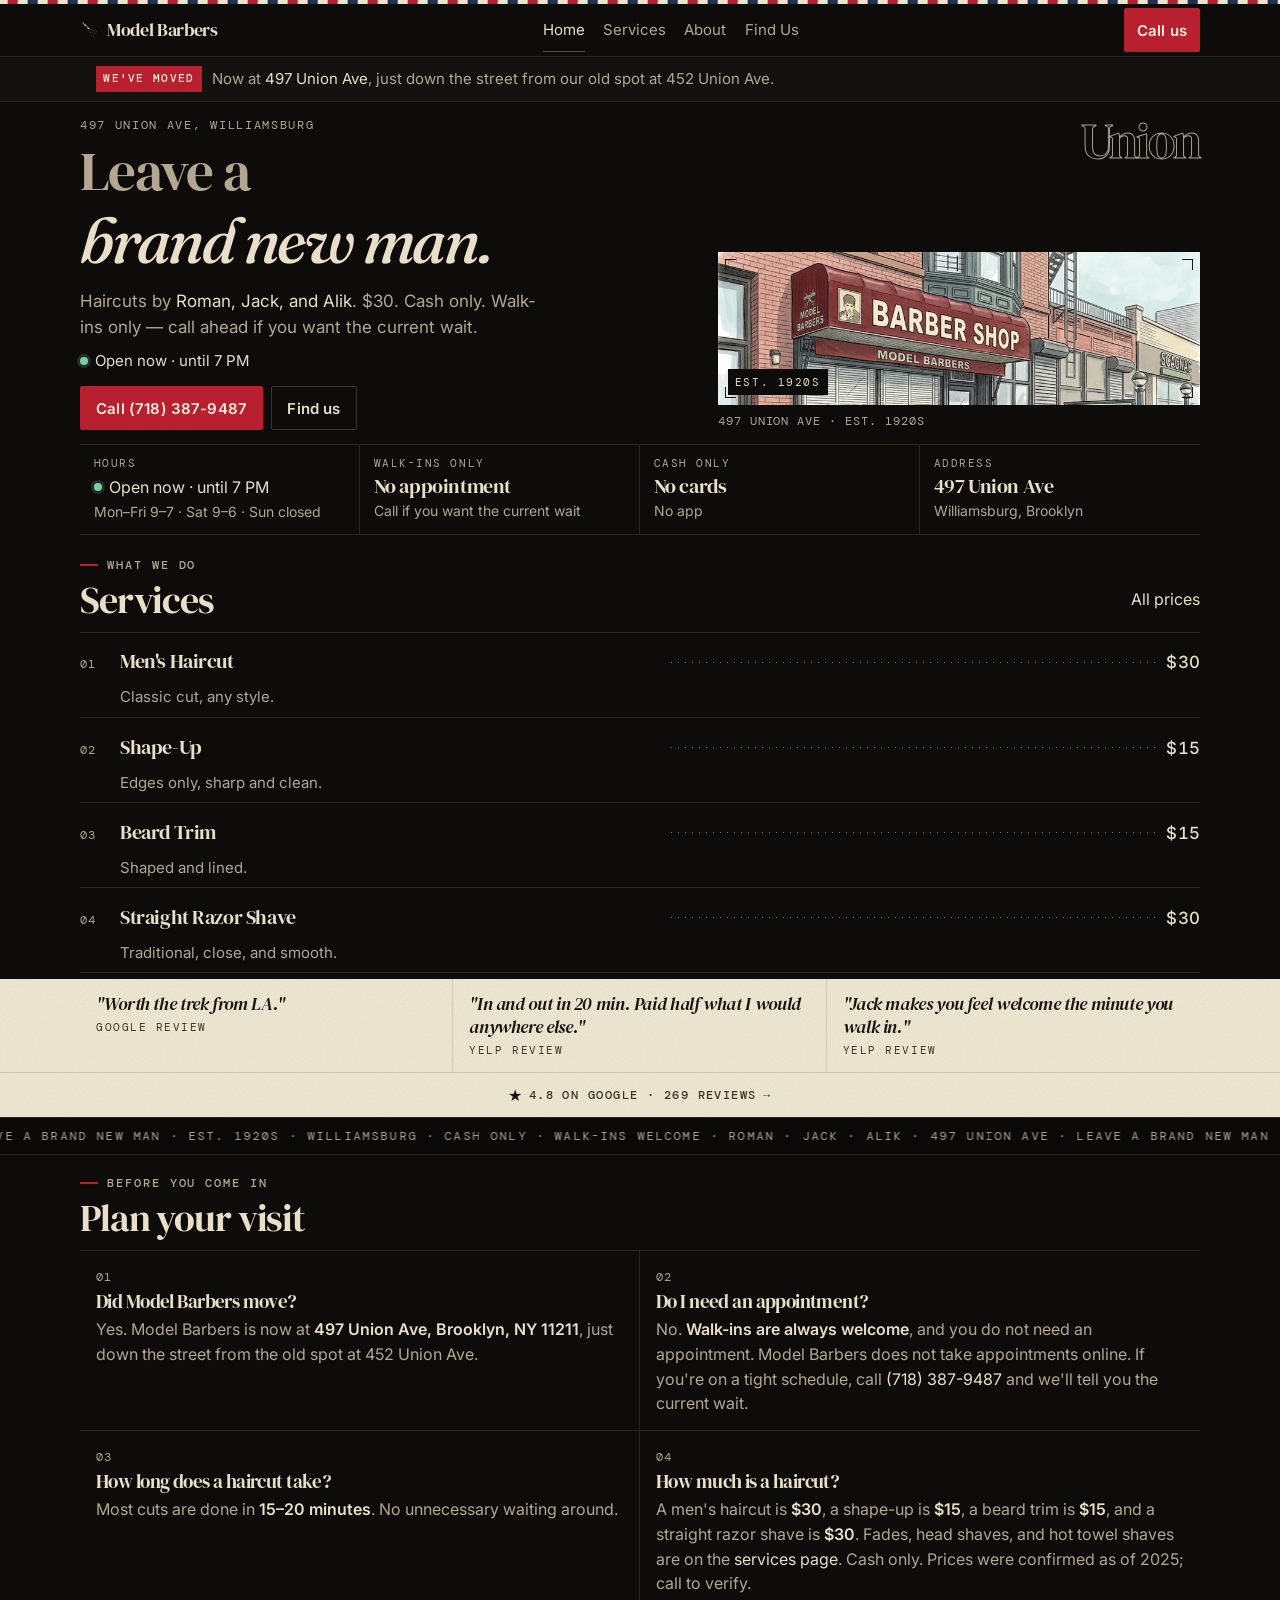
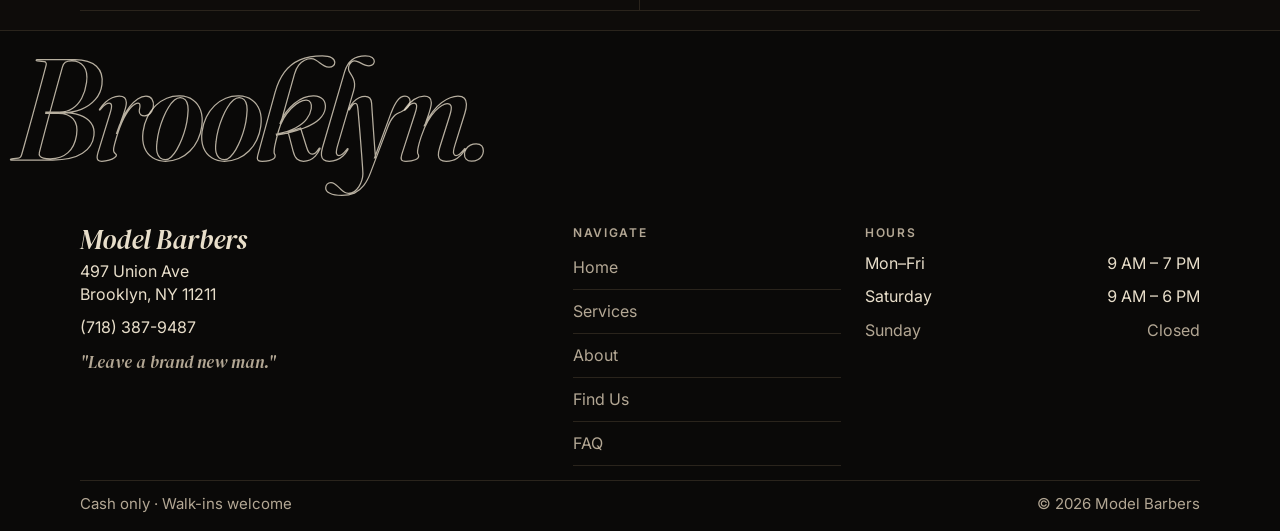
<file: index.html>
<!DOCTYPE html>
<html lang="en">
<head>
  <meta charset="UTF-8" />
  <meta name="viewport" content="width=device-width, initial-scale=1.0" />
  <!--
    Planned canonical host: https://modelbarbers.com
    Do not launch until this domain is attached to the site, or update the host in:
    index.html, about.html, services.html, find-us.html, robots.txt, sitemap.xml, llms.txt, vercel.json, HOSTING.md
  -->
  <title>Model Barbers | Barbershop in Williamsburg, Brooklyn</title>
  <meta name="description" content="Walk-in barbershop on Union Ave in Williamsburg, Brooklyn. Haircuts $30, beard trims $15, cash only. Mon–Fri 9AM–7PM, Sat 9AM–6PM. (718) 387-9487." />
  <meta name="robots" content="index, follow, max-image-preview:large, max-snippet:-1" />
  <meta name="theme-color" content="#0E0C0A" />
  <link rel="canonical" href="https://modelbarbers.com/" />
  <link rel="alternate" type="text/plain" href="llms.txt" title="Plain-language summary of Model Barbers" />

  <meta property="og:type" content="website" />
  <meta property="og:site_name" content="Model Barbers" />
  <meta property="og:locale" content="en_US" />
  <meta property="og:title" content="Model Barbers | Barbershop in Williamsburg, Brooklyn" />
  <meta property="og:description" content="Walk-in barbershop on Union Ave in Williamsburg, Brooklyn. Haircuts $30, beard trims $15, cash only. Mon–Fri 9AM–7PM, Sat 9AM–6PM." />
  <meta property="og:url" content="https://modelbarbers.com/" />
  <meta property="og:image" content="https://modelbarbers.com/storefront.jpg" />
  <meta property="og:image:alt" content="Model Barbers storefront on Union Avenue in Williamsburg, Brooklyn" />
  <meta property="og:image:width" content="1400" />
  <meta property="og:image:height" content="782" />
  <meta property="og:image:type" content="image/jpeg" />

  <meta name="twitter:card" content="summary_large_image" />
  <meta name="twitter:title" content="Model Barbers | Barbershop in Williamsburg, Brooklyn" />
  <meta name="twitter:description" content="Walk-in barbershop on Union Ave in Williamsburg, Brooklyn. Haircuts $30, beard trims $15, cash only. Mon–Fri 9AM–7PM, Sat 9AM–6PM." />
  <meta name="twitter:image" content="https://modelbarbers.com/storefront.jpg" />
  <meta name="twitter:image:alt" content="Model Barbers storefront on Union Avenue in Williamsburg, Brooklyn" />

  <link rel="preconnect" href="https://fonts.googleapis.com" />
  <link rel="preconnect" href="https://fonts.gstatic.com" crossorigin />
  <link href="https://fonts.googleapis.com/css2?family=DM+Mono:wght@400;500&family=DM+Serif+Display:ital@0;1&family=Fraunces:ital,opsz,wght@1,144,500&family=Inter:wght@400;500;600&display=swap" rel="stylesheet" />

  <link rel="stylesheet" href="tokens.css" />
  <link rel="stylesheet" href="styles.css" />
  <link rel="icon" href="liberty_favicon.png" type="image/png" />
  <link rel="apple-touch-icon" href="apple-touch-icon.png" sizes="180x180" />

  <script type="application/ld+json">
  {
    "@context": "https://schema.org",
    "@graph": [
      {
        "@type": "WebSite",
        "@id": "https://modelbarbers.com/#website",
        "url": "https://modelbarbers.com/",
        "name": "Model Barbers",
        "description": "Williamsburg's neighborhood barbershop. Walk-ins only. Cash only.",
        "inLanguage": "en",
        "publisher": { "@id": "https://modelbarbers.com/#barbershop" }
      },
      {
        "@type": ["HairSalon", "LocalBusiness"],
        "@id": "https://modelbarbers.com/#barbershop",
        "name": "Model Barbers",
        "alternateName": "Williamsburg's Neighborhood Barbershop",
        "slogan": "Leave a brand new man.",
        "description": "Walk-in neighborhood barbershop on Union Avenue in Williamsburg, Brooklyn. Haircuts by Roman, Jack, and Alik. Cash only.",
        "url": "https://modelbarbers.com/",
        "telephone": "+17183879487",
        "image": "https://modelbarbers.com/storefront.jpg",
        "priceRange": "$",
        "paymentAccepted": "Cash",
        "currenciesAccepted": "USD",
        "address": {
          "@type": "PostalAddress",
          "streetAddress": "497 Union Ave",
          "addressLocality": "Brooklyn",
          "addressRegion": "NY",
          "postalCode": "11211",
          "addressCountry": "US"
        },
        "geo": {
          "@type": "GeoCoordinates",
          "latitude": 40.715536,
          "longitude": -73.952062
        },
        "hasMap": "https://maps.google.com/?q=497+Union+Ave,+Brooklyn,+NY+11211",
        "areaServed": {
          "@type": "Place",
          "name": "Williamsburg, Brooklyn, New York"
        },
        "openingHoursSpecification": [
          {
            "@type": "OpeningHoursSpecification",
            "dayOfWeek": ["Monday", "Tuesday", "Wednesday", "Thursday", "Friday"],
            "opens": "09:00",
            "closes": "19:00"
          },
          {
            "@type": "OpeningHoursSpecification",
            "dayOfWeek": "Saturday",
            "opens": "09:00",
            "closes": "18:00"
          }
        ],
        "employee": [
          { "@type": "Person", "name": "Roman", "jobTitle": "Barber" },
          { "@type": "Person", "name": "Jack", "jobTitle": "Barber" },
          { "@type": "Person", "name": "Alik", "jobTitle": "Barber" }
        ],
        "hasOfferCatalog": { "@id": "https://modelbarbers.com/#featured-services" }
      },
      {
        "@type": "OfferCatalog",
        "@id": "https://modelbarbers.com/#featured-services",
        "name": "Featured services at Model Barbers",
        "itemListElement": [
          {
            "@type": "Offer",
            "name": "Men's Haircut",
            "description": "Classic cut, any style.",
            "price": "30",
            "priceCurrency": "USD",
            "url": "https://modelbarbers.com/services#mens-haircut"
          },
          {
            "@type": "Offer",
            "name": "Shape-Up",
            "description": "Edges only, sharp and clean.",
            "price": "15",
            "priceCurrency": "USD",
            "url": "https://modelbarbers.com/services#shape-up"
          },
          {
            "@type": "Offer",
            "name": "Beard Trim",
            "description": "Shaped and lined.",
            "price": "15",
            "priceCurrency": "USD",
            "url": "https://modelbarbers.com/services#beard-trim"
          },
          {
            "@type": "Offer",
            "name": "Straight Razor Shave",
            "description": "Traditional, close, and smooth.",
            "price": "30",
            "priceCurrency": "USD",
            "url": "https://modelbarbers.com/services#straight-razor-shave"
          }
        ]
      },
      {
        "@type": "WebPage",
        "@id": "https://modelbarbers.com/#webpage",
        "url": "https://modelbarbers.com/",
        "name": "Model Barbers | Barbershop in Williamsburg, Brooklyn",
        "description": "Walk-in barbershop on Union Ave in Williamsburg, Brooklyn. Haircuts $30, beard trims $15, cash only. Mon–Fri 9AM–7PM, Sat 9AM–6PM. (718) 387-9487.",
        "isPartOf": { "@id": "https://modelbarbers.com/#website" },
        "about": { "@id": "https://modelbarbers.com/#barbershop" },
        "primaryImageOfPage": "https://modelbarbers.com/storefront.jpg",
        "inLanguage": "en"
      },
      {
        "@type": "FAQPage",
        "@id": "https://modelbarbers.com/#faq",
        "url": "https://modelbarbers.com/#faq",
        "isPartOf": { "@id": "https://modelbarbers.com/#website" },
        "about": { "@id": "https://modelbarbers.com/#barbershop" },
        "mainEntity": [
          {
            "@type": "Question",
            "name": "Did Model Barbers move?",
            "acceptedAnswer": {
              "@type": "Answer",
              "text": "Yes. Model Barbers is now at 497 Union Ave, Brooklyn, NY 11211, just down the street from the old spot at 452 Union Ave."
            }
          },
          {
            "@type": "Question",
            "name": "Do I need an appointment?",
            "acceptedAnswer": {
              "@type": "Answer",
              "text": "No. Walk-ins are always welcome, and you do not need an appointment. Model Barbers does not take appointments online. If you're on a tight schedule, call (718) 387-9487 and we'll tell you the current wait."
            }
          },
          {
            "@type": "Question",
            "name": "How long does a haircut take?",
            "acceptedAnswer": {
              "@type": "Answer",
              "text": "Most cuts are done in 15–20 minutes. No unnecessary waiting around."
            }
          },
          {
            "@type": "Question",
            "name": "How much is a haircut?",
            "acceptedAnswer": {
              "@type": "Answer",
              "text": "A men's haircut is $30, a shape-up is $15, a beard trim is $15, and a straight razor shave is $30. Fades, head shaves, and hot towel shaves are on the services page. Cash only. Prices were confirmed as of 2025; call to verify."
            }
          }
        ]
      }
    ]
  }
  </script>
</head>
<body class="page-home">
  <a class="skip-link" href="#main-content">Skip to main content</a>

  <header class="site-header" id="top">
    <div class="top-stripe" aria-hidden="true"><span class="top-stripe-track"></span></div>
    <div class="container nav-wrap">
      <a href="index.html" class="logo" aria-label="Model Barbers — home">
        <img src="scissors-closed-32.png" alt="" width="20" height="20" decoding="async" />
        Model Barbers
      </a>
      <nav aria-label="Primary navigation">
        <ul class="nav-links" role="list">
          <li><a href="index.html" aria-current="page">Home</a></li>
          <li><a href="services.html">Services</a></li>
          <li><a href="about.html">About</a></li>
          <li><a href="find-us.html">Find Us</a></li>
        </ul>
      </nav>
      <a class="btn btn-primary btn-sm nav-cta" href="tel:+17183879487">Call us</a>
      <button class="nav-toggle" aria-expanded="false" aria-controls="nav-overlay" aria-label="Open menu">
        <span class="nav-toggle-icon" aria-hidden="true"></span>
      </button>
    </div>
  </header>

  <div class="nav-overlay" id="nav-overlay" aria-hidden="true">
    <ul class="nav-overlay-links" role="list">
      <li><a href="index.html">Home</a></li>
      <li><a href="services.html">Services</a></li>
      <li><a href="about.html">About</a></li>
      <li><a href="find-us.html">Find Us</a></li>
    </ul>
    <a class="btn btn-primary nav-overlay-cta" href="tel:+17183879487">Call (718) 387-9487</a>
  </div>

  <main id="main-content" class="page-shell">
    <aside class="moved-notice" aria-label="We've moved">
      <p class="moved-line">
        <span class="moved-badge">We've moved</span>
        <span class="moved-detail">
          <span class="moved-short">Now at <a href="find-us.html">497 Union Ave</a>.</span>
          <span class="moved-long">Now at <a href="find-us.html">497 Union Ave</a>, just down the street from our old spot at 452 Union Ave.</span>
        </span>
      </p>
    </aside>

    <section class="hero" aria-labelledby="hero-headline">
      <div class="container hero-grid">
        <div class="hero-copy">
          <p class="hero-kicker"><a href="find-us.html">497 Union Ave, Williamsburg</a></p>
          <h1 class="mask-lines" id="hero-headline">
            <span class="mask-line"><span>Leave a</span></span>
            <span class="mask-line mask-line-em"><span><em>brand new man.</em></span></span>
          </h1>
          <p class="hero-sub">Haircuts by <a href="about.html">Roman, Jack, and Alik</a>. $30. Cash only. Walk-ins only — call ahead if you want the current wait.</p>
          <p class="shop-status hero-status" data-shop-status>
            <span class="availability-dot" aria-hidden="true"></span>
            <span data-status-text>Mon–Fri 9–7 · Sat 9–6 · Sun closed</span>
          </p>
          <div class="hero-cta-group">
            <a class="btn btn-primary" href="tel:+17183879487">Call (718) 387-9487</a>
            <a class="btn btn-ghost" href="find-us.html">Find us</a>
          </div>
        </div>

        <div class="hero-media-col">
          <p class="hero-watermark" aria-hidden="true">Union</p>
          <div class="frame hero-frame photo-frame">
            <span class="crops" aria-hidden="true"><i></i><i></i><i></i><i></i></span>
            <picture>
              <source
                type="image/webp"
                srcset="storefront-800.webp 800w, storefront.webp 1400w"
                sizes="(min-width: 860px) 480px, 100vw"
              />
              <img
                src="storefront.jpg"
                srcset="storefront-800.jpg 800w, storefront.jpg 1400w"
                sizes="(min-width: 860px) 480px, 100vw"
                alt="Illustration of the Model Barbers storefront: a red awning on a brick building along a Brooklyn sidewalk"
                width="1400" height="782"
                fetchpriority="high" decoding="async"
              />
            </picture>
            <span class="photo-chip">Est. 1920s</span>
          </div>
          <p class="hero-caption">497 Union Ave · Est. 1920s</p>
        </div>
      </div>

      <div class="container">
        <section class="facts" aria-label="Shop facts">
          <div class="facts-grid">
            <div class="fact">
              <p class="fact-kicker">Hours</p>
              <p class="shop-status" data-shop-status>
                <span class="availability-dot" aria-hidden="true"></span>
                <span data-status-text>Mon–Fri 9–7 · Sat 9–6 · Sun closed</span>
              </p>
              <p class="fact-note">Mon–Fri 9–7 · Sat 9–6 · Sun closed</p>
            </div>
            <div class="fact">
              <p class="fact-kicker">Walk-ins only</p>
              <p class="fact-value">No appointment</p>
              <p class="fact-note">Call if you want the current wait</p>
            </div>
            <div class="fact">
              <p class="fact-kicker">Cash only</p>
              <p class="fact-value">No cards</p>
              <p class="fact-note">No app</p>
            </div>
            <div class="fact">
              <p class="fact-kicker">Address</p>
              <p class="fact-value"><a href="find-us.html">497 Union Ave</a></p>
              <p class="fact-note">Williamsburg, Brooklyn</p>
            </div>
          </div>
        </section>
      </div>
    </section>

    <section class="section" id="services" aria-labelledby="services-heading">
      <div class="container">
        <div class="section-header">
          <div>
            <p class="section-label">What we do</p>
            <h2 id="services-heading">Services</h2>
          </div>
          <a class="section-link" href="services.html">All prices</a>
        </div>
        <div class="ledger" role="table" aria-label="Featured services">
          <div class="menu-row" role="row">
            <span class="idx" role="cell">01</span>
            <span class="item-name" role="cell"><a href="services.html#mens-haircut">Men's Haircut</a></span>
            <span class="leader" role="presentation" aria-hidden="true"></span>
            <span class="price" role="cell">$30</span>
            <span class="item-desc" role="cell">Classic cut, any style.</span>
          </div>
          <div class="menu-row" role="row">
            <span class="idx" role="cell">02</span>
            <span class="item-name" role="cell"><a href="services.html#shape-up">Shape-Up</a></span>
            <span class="leader" role="presentation" aria-hidden="true"></span>
            <span class="price" role="cell">$15</span>
            <span class="item-desc" role="cell">Edges only, sharp and clean.</span>
          </div>
          <div class="menu-row" role="row">
            <span class="idx" role="cell">03</span>
            <span class="item-name" role="cell"><a href="services.html#beard-trim">Beard Trim</a></span>
            <span class="leader" role="presentation" aria-hidden="true"></span>
            <span class="price" role="cell">$15</span>
            <span class="item-desc" role="cell">Shaped and lined.</span>
          </div>
          <div class="menu-row" role="row">
            <span class="idx" role="cell">04</span>
            <span class="item-name" role="cell"><a href="services.html#straight-razor-shave">Straight Razor Shave</a></span>
            <span class="leader" role="presentation" aria-hidden="true"></span>
            <span class="price" role="cell">$30</span>
            <span class="item-desc" role="cell">Traditional, close, and smooth.</span>
          </div>
        </div>
      </div>
    </section>

    <section class="proof grain" aria-label="Customer reviews">
      <div class="container proof-grid">
        <div class="proof-item">
          <p class="proof-quote">"Worth the trek from LA."</p>
          <p class="proof-source">Google Review</p>
        </div>
        <div class="proof-item">
          <p class="proof-quote">"In and out in 20 min. Paid half what I would anywhere else."</p>
          <p class="proof-source">Yelp Review</p>
        </div>
        <div class="proof-item">
          <p class="proof-quote">"Jack makes you feel welcome the minute you walk in."</p>
          <p class="proof-source">Yelp Review</p>
        </div>
      </div>
      <p class="google-reviews">
        <a href="https://search.google.com/local/reviews?placeid=ChIJCfulHFlZwokRs8meQ2tSokw" target="_blank" rel="noopener">
          <span class="google-star" aria-hidden="true">★</span>
          <span>4.8 on Google · 269 reviews</span>
          <span aria-hidden="true">→</span>
        </a>
      </p>
    </section>

    <div class="marquee" aria-hidden="true">
      <div class="marquee-track" id="marquee-track">
        <span class="marquee-content">Leave a brand new man · Est. 1920s · Williamsburg · Cash only · Walk-ins welcome · Roman · Jack · Alik · 497 Union Ave ·&nbsp;</span>
        <span class="marquee-content">Leave a brand new man · Est. 1920s · Williamsburg · Cash only · Walk-ins welcome · Roman · Jack · Alik · 497 Union Ave ·&nbsp;</span>
      </div>
    </div>

    <section class="section" id="faq" aria-labelledby="visit-heading">
      <div class="container">
        <div class="section-header">
          <div>
            <p class="section-label">Before you come in</p>
            <h2 id="visit-heading">Plan your visit</h2>
          </div>
        </div>
        <div class="visit-grid">
          <div class="visit-item">
            <span class="visit-num">01</span>
            <h3 class="visit-q">Did Model Barbers move?</h3>
            <p class="visit-a">Yes. Model Barbers is now at <strong>497 Union Ave, Brooklyn, NY 11211</strong>, just down the street from the old spot at 452 Union Ave.</p>
          </div>
          <div class="visit-item">
            <span class="visit-num">02</span>
            <h3 class="visit-q">Do I need an appointment?</h3>
            <p class="visit-a">No. <strong>Walk-ins are always welcome</strong>, and you do not need an appointment. Model Barbers does not take appointments online. If you're on a tight schedule, call <a href="tel:+17183879487">(718) 387-9487</a> and we'll tell you the current wait.</p>
          </div>
          <div class="visit-item">
            <span class="visit-num">03</span>
            <h3 class="visit-q">How long does a haircut take?</h3>
            <p class="visit-a">Most cuts are done in <strong>15–20 minutes</strong>. No unnecessary waiting around.</p>
          </div>
          <div class="visit-item">
            <span class="visit-num">04</span>
            <h3 class="visit-q">How much is a haircut?</h3>
            <p class="visit-a">A men's haircut is <strong>$30</strong>, a shape-up is <strong>$15</strong>, a beard trim is <strong>$15</strong>, and a straight razor shave is <strong>$30</strong>. Fades, head shaves, and hot towel shaves are on the <a href="services.html">services page</a>. Cash only. Prices were confirmed as of 2025; call to verify.</p>
          </div>
        </div>
      </div>
    </section>
  </main>

  <footer class="site-footer">
    <p class="footer-wordmark" aria-hidden="true"><span>Brooklyn.</span></p>
    <div class="container footer-grid">
      <div class="footer-brand">
        <p class="footer-name">Model Barbers</p>
        <address>
          <a href="https://maps.google.com/?q=497+Union+Ave,+Brooklyn,+NY+11211" target="_blank" rel="noopener">497 Union Ave<br>Brooklyn, NY 11211</a><br>
          <a href="tel:+17183879487">(718) 387-9487</a>
        </address>
        <p class="footer-tagline">"Leave a brand new man."</p>
      </div>
      <div class="footer-col">
        <p class="footer-heading">Navigate</p>
        <ul class="footer-nav-list" role="list">
          <li><a href="index.html">Home</a></li>
          <li><a href="services.html">Services</a></li>
          <li><a href="about.html">About</a></li>
          <li><a href="find-us.html">Find Us</a></li>
          <li><a href="index.html#faq">FAQ</a></li>
        </ul>
      </div>
      <div class="footer-col">
        <p class="footer-heading">Hours</p>
        <table class="hours-table">
          <tbody>
            <tr><th scope="row">Mon–Fri</th><td>9 AM – 7 PM</td></tr>
            <tr><th scope="row">Saturday</th><td>9 AM – 6 PM</td></tr>
            <tr class="closed"><th scope="row">Sunday</th><td>Closed</td></tr>
          </tbody>
        </table>
      </div>
    </div>
    <div class="container footer-foot">
      <p class="footer-note">Cash only · Walk-ins welcome</p>
      <p class="footer-note copyright">© <span id="year"></span> Model Barbers</p>
    </div>
  </footer>

  <a class="floating-call" href="tel:+17183879487" aria-label="Call Model Barbers">Call (718) 387-9487</a>
  <script src="script.js" defer></script>
</body>
</html>
</file>
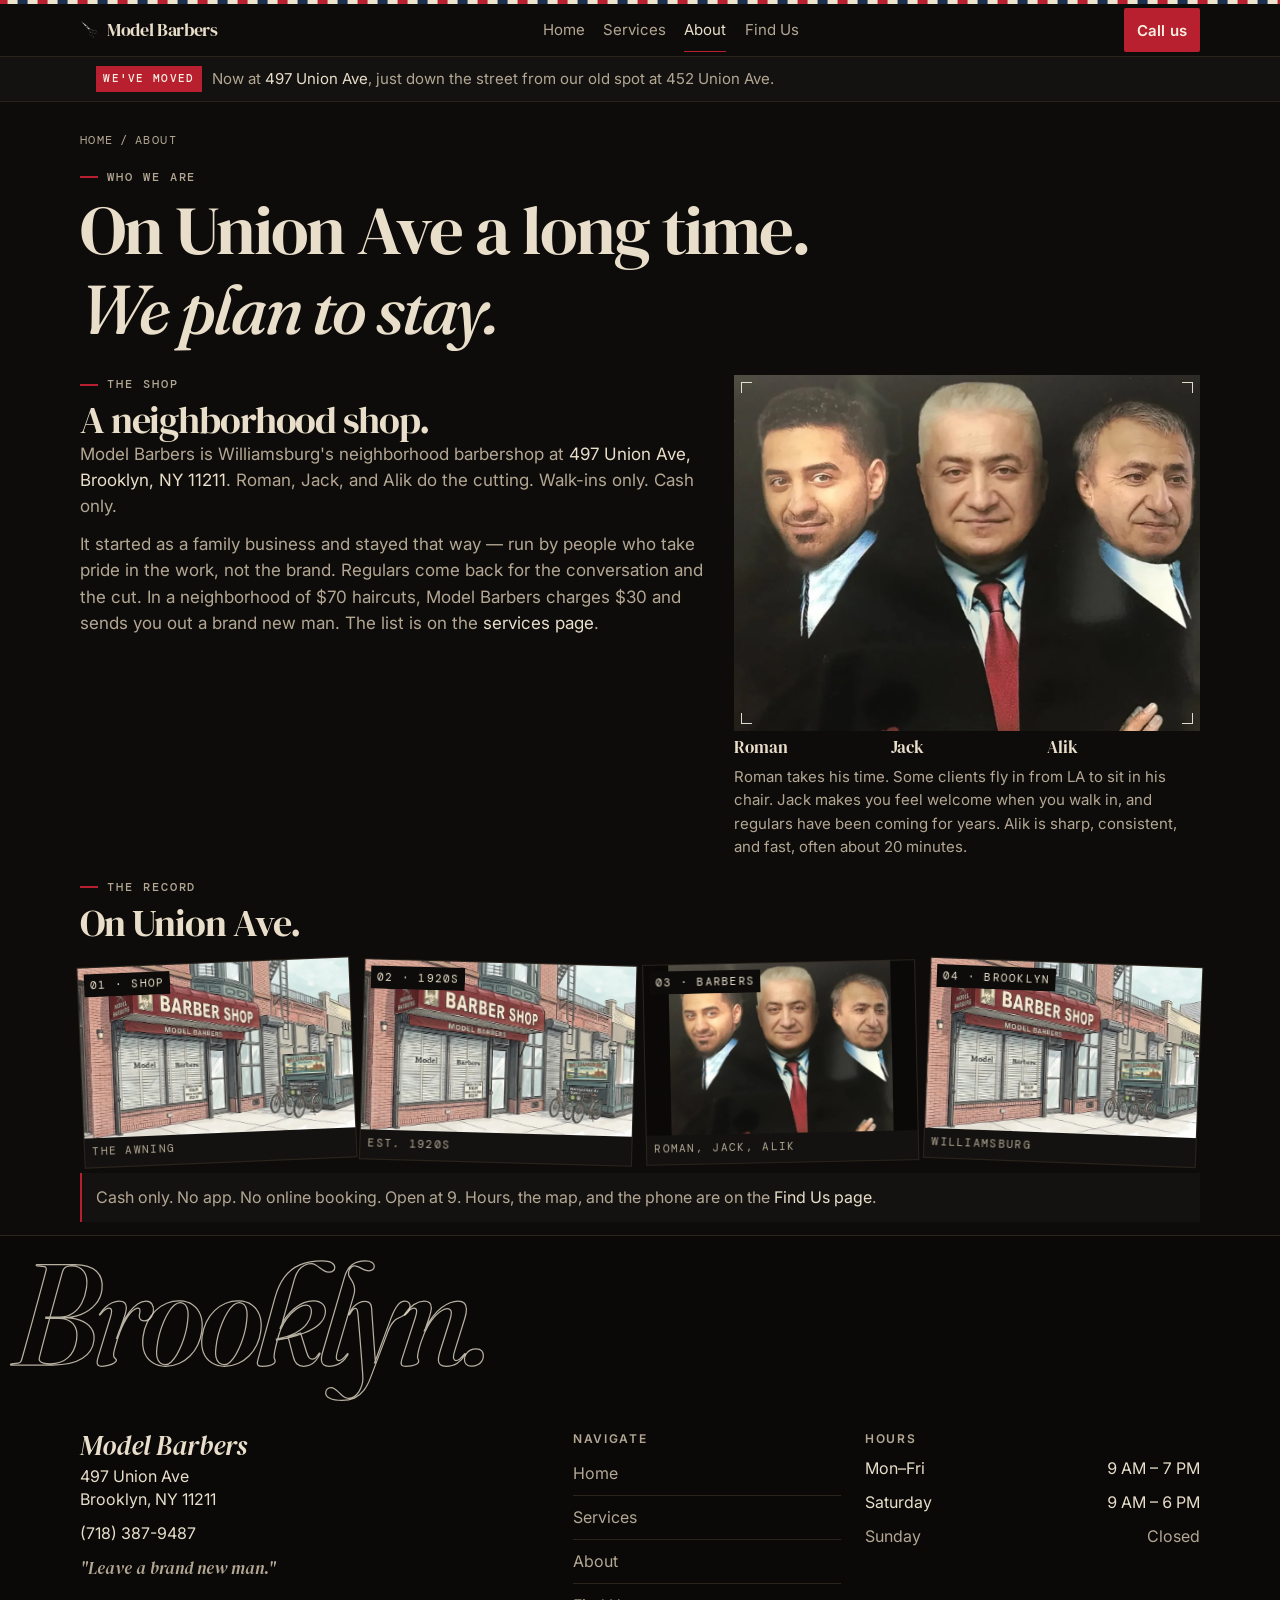
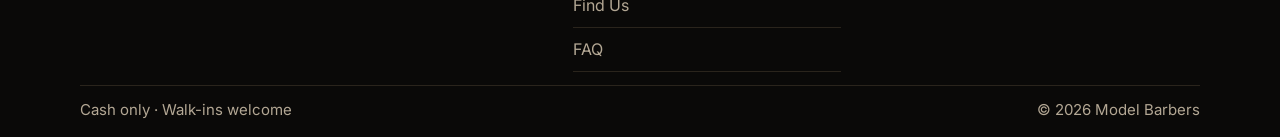
<file: about.html>
<!DOCTYPE html>
<html lang="en">
<head>
  <meta charset="UTF-8" />
  <meta name="viewport" content="width=device-width, initial-scale=1.0" />
  <!--
    Planned canonical host: https://modelbarbers.com
    Do not launch until this domain is attached to the site, or update the host in:
    index.html, about.html, services.html, find-us.html, robots.txt, sitemap.xml, llms.txt, vercel.json, HOSTING.md
  -->
  <title>About Model Barbers | Neighborhood Barbershop in Williamsburg</title>
  <meta name="description" content="Model Barbers is Williamsburg's neighborhood barbershop on Union Ave. Roman, Jack, and Alik cut hair. Walk-ins only. Cash only. Brooklyn, NY 11211." />
  <meta name="robots" content="index, follow, max-image-preview:large, max-snippet:-1" />
  <meta name="theme-color" content="#0E0C0A" />
  <link rel="canonical" href="https://modelbarbers.com/about" />
  <link rel="alternate" type="text/plain" href="llms.txt" title="Plain-language summary of Model Barbers" />

  <meta property="og:type" content="website" />
  <meta property="og:site_name" content="Model Barbers" />
  <meta property="og:locale" content="en_US" />
  <meta property="og:title" content="About Model Barbers | Neighborhood Barbershop in Williamsburg" />
  <meta property="og:description" content="Model Barbers is Williamsburg's neighborhood barbershop on Union Ave. Roman, Jack, and Alik cut hair. Walk-ins only. Cash only." />
  <meta property="og:url" content="https://modelbarbers.com/about" />
  <meta property="og:image" content="https://modelbarbers.com/storefront.jpg" />
  <meta property="og:image:alt" content="Model Barbers storefront on Union Avenue in Williamsburg, Brooklyn" />
  <meta property="og:image:width" content="1400" />
  <meta property="og:image:height" content="782" />
  <meta property="og:image:type" content="image/jpeg" />

  <meta name="twitter:card" content="summary_large_image" />
  <meta name="twitter:title" content="About Model Barbers | Neighborhood Barbershop in Williamsburg" />
  <meta name="twitter:description" content="Model Barbers is Williamsburg's neighborhood barbershop on Union Ave. Roman, Jack, and Alik cut hair. Walk-ins only. Cash only." />
  <meta name="twitter:image" content="https://modelbarbers.com/storefront.jpg" />
  <meta name="twitter:image:alt" content="Model Barbers storefront on Union Avenue in Williamsburg, Brooklyn" />

  <link rel="preconnect" href="https://fonts.googleapis.com" />
  <link rel="preconnect" href="https://fonts.gstatic.com" crossorigin />
  <link href="https://fonts.googleapis.com/css2?family=DM+Mono:wght@400;500&family=DM+Serif+Display:ital@0;1&family=Fraunces:ital,opsz,wght@1,144,500&family=Inter:wght@400;500;600&display=swap" rel="stylesheet" />

  <link rel="stylesheet" href="tokens.css" />
  <link rel="stylesheet" href="styles.css" />
  <link rel="icon" href="liberty_favicon.png" type="image/png" />
  <link rel="apple-touch-icon" href="apple-touch-icon.png" sizes="180x180" />

  <script type="application/ld+json">
  {
    "@context": "https://schema.org",
    "@graph": [
      {
        "@type": "WebSite",
        "@id": "https://modelbarbers.com/#website",
        "url": "https://modelbarbers.com/",
        "name": "Model Barbers",
        "description": "Williamsburg's neighborhood barbershop. Walk-ins only. Cash only.",
        "inLanguage": "en",
        "publisher": { "@id": "https://modelbarbers.com/#barbershop" }
      },
      {
        "@type": ["HairSalon", "LocalBusiness"],
        "@id": "https://modelbarbers.com/#barbershop",
        "name": "Model Barbers",
        "alternateName": "Williamsburg's Neighborhood Barbershop",
        "slogan": "Leave a brand new man.",
        "description": "Walk-in neighborhood barbershop on Union Avenue in Williamsburg, Brooklyn. Haircuts by Roman, Jack, and Alik. Cash only.",
        "url": "https://modelbarbers.com/",
        "telephone": "+17183879487",
        "image": "https://modelbarbers.com/storefront.jpg",
        "priceRange": "$",
        "paymentAccepted": "Cash",
        "currenciesAccepted": "USD",
        "address": {
          "@type": "PostalAddress",
          "streetAddress": "497 Union Ave",
          "addressLocality": "Brooklyn",
          "addressRegion": "NY",
          "postalCode": "11211",
          "addressCountry": "US"
        },
        "geo": {
          "@type": "GeoCoordinates",
          "latitude": 40.715536,
          "longitude": -73.952062
        },
        "hasMap": "https://maps.google.com/?q=497+Union+Ave,+Brooklyn,+NY+11211",
        "areaServed": {
          "@type": "Place",
          "name": "Williamsburg, Brooklyn, New York"
        },
        "openingHoursSpecification": [
          {
            "@type": "OpeningHoursSpecification",
            "dayOfWeek": ["Monday", "Tuesday", "Wednesday", "Thursday", "Friday"],
            "opens": "09:00",
            "closes": "19:00"
          },
          {
            "@type": "OpeningHoursSpecification",
            "dayOfWeek": "Saturday",
            "opens": "09:00",
            "closes": "18:00"
          }
        ],
        "employee": [
          { "@type": "Person", "name": "Roman", "jobTitle": "Barber" },
          { "@type": "Person", "name": "Jack", "jobTitle": "Barber" },
          { "@type": "Person", "name": "Alik", "jobTitle": "Barber" }
        ]
      },
      {
        "@type": "WebPage",
        "@id": "https://modelbarbers.com/about#webpage",
        "url": "https://modelbarbers.com/about",
        "name": "About Model Barbers | Neighborhood Barbershop in Williamsburg",
        "description": "Model Barbers is Williamsburg's neighborhood barbershop on Union Ave. Roman, Jack, and Alik cut hair. Walk-ins only. Cash only. Brooklyn, NY 11211.",
        "isPartOf": { "@id": "https://modelbarbers.com/#website" },
        "about": { "@id": "https://modelbarbers.com/#barbershop" },
        "primaryImageOfPage": "https://modelbarbers.com/storefront.jpg",
        "inLanguage": "en",
        "breadcrumb": { "@id": "https://modelbarbers.com/about#breadcrumb" }
      },
      {
        "@type": "BreadcrumbList",
        "@id": "https://modelbarbers.com/about#breadcrumb",
        "itemListElement": [
          {
            "@type": "ListItem",
            "position": 1,
            "name": "Home",
            "item": "https://modelbarbers.com/"
          },
          {
            "@type": "ListItem",
            "position": 2,
            "name": "About",
            "item": "https://modelbarbers.com/about"
          }
        ]
      }
    ]
  }
  </script>
</head>
<body class="page-about">
  <a class="skip-link" href="#main-content">Skip to main content</a>
  <header class="site-header" id="top">
    <div class="top-stripe" aria-hidden="true"><span class="top-stripe-track"></span></div>
    <div class="container nav-wrap">
      <a href="index.html" class="logo" aria-label="Model Barbers — home">
        <img src="scissors-closed-32.png" alt="" width="20" height="20" decoding="async" />
        Model Barbers
      </a>
      <nav aria-label="Primary navigation">
        <ul class="nav-links" role="list">
          <li><a href="index.html">Home</a></li>
          <li><a href="services.html">Services</a></li>
          <li><a href="about.html" aria-current="page">About</a></li>
          <li><a href="find-us.html">Find Us</a></li>
        </ul>
      </nav>
      <a class="btn btn-primary btn-sm nav-cta" href="tel:+17183879487">Call us</a>
      <button class="nav-toggle" aria-expanded="false" aria-controls="nav-overlay" aria-label="Open menu">
        <span class="nav-toggle-icon" aria-hidden="true"></span>
      </button>
    </div>
  </header>
  <div class="nav-overlay" id="nav-overlay" aria-hidden="true">
    <ul class="nav-overlay-links" role="list">
      <li><a href="index.html">Home</a></li>
      <li><a href="services.html">Services</a></li>
      <li><a href="about.html">About</a></li>
      <li><a href="find-us.html">Find Us</a></li>
    </ul>
    <a class="btn btn-primary nav-overlay-cta" href="tel:+17183879487">Call (718) 387-9487</a>
  </div>

  <main id="main-content" class="page-shell">
    <aside class="moved-notice" aria-label="We've moved">
      <p class="moved-line">
        <span class="moved-badge">We've moved</span>
        <span class="moved-detail">
          <span class="moved-short">Now at <a href="find-us.html">497 Union Ave</a>.</span>
          <span class="moved-long">Now at <a href="find-us.html">497 Union Ave</a>, just down the street from our old spot at 452 Union Ave.</span>
        </span>
      </p>
    </aside>

    <div class="page-intro about-intro">
      <div class="container">
        <nav class="breadcrumb" aria-label="Breadcrumb">
          <a href="index.html">Home</a>
          <span aria-hidden="true">/</span>
          <span aria-current="page">About</span>
        </nav>
        <p class="section-label">Who we are</p>
        <h1 class="mask-lines">
          <span class="mask-line"><span>On Union Ave a long time.</span></span>
          <span class="mask-line"><span><em>We plan to stay.</em></span></span>
        </h1>
      </div>
    </div>

    <section class="section" aria-labelledby="story-heading">
      <div class="container about-split">
        <div>
          <p class="section-label">The shop</p>
          <h2 id="story-heading">A neighborhood shop.</h2>
          <div class="about-prose">
            <p>Model Barbers is Williamsburg's neighborhood barbershop at <a href="find-us.html">497 Union Ave, Brooklyn, NY 11211</a>. Roman, Jack, and Alik do the cutting. Walk-ins only. Cash only.</p>
            <p>It started as a family business and stayed that way — run by people who take pride in the work, not the brand. Regulars come back for the conversation and the cut. In a neighborhood of $70 haircuts, Model Barbers charges $30 and sends you out a brand new man. The list is on the <a href="services.html">services page</a>.</p>
          </div>
        </div>
        <figure class="portrait">
          <div class="frame photo-frame">
            <span class="crops" aria-hidden="true"><i></i><i></i><i></i><i></i></span>
            <picture>
              <source srcset="barbers-headshot.webp" type="image/webp" />
              <img
                src="barbers-headshot.jpg"
                alt="Roman, Jack, and Alik, left to right, the barbers at Model Barbers"
                width="1070" height="818"
                loading="lazy" decoding="async"
              />
            </picture>
          </div>
          <figcaption>
            <span class="name-row"><span>Roman</span><span>Jack</span><span>Alik</span></span>
            <p class="credits">Roman takes his time. Some clients fly in from LA to sit in his chair. Jack makes you feel welcome when you walk in, and regulars have been coming for years. Alik is sharp, consistent, and fast, often about 20 minutes.</p>
          </figcaption>
        </figure>
      </div>
    </section>

    <section class="section archive" aria-labelledby="archive-heading">
      <div class="container">
        <p class="section-label">The record</p>
        <h2 id="archive-heading">On Union Ave.</h2>
        <div class="archive-fan" data-fan>
          <figure class="archive-card grain">
            <div class="archive-card-photo">
              <picture>
                <source srcset="storefront-800.webp" type="image/webp" />
                <img class="crop-awning" src="storefront-800.jpg" alt="Illustration of the Model Barbers awning" width="800" height="447" loading="lazy" decoding="async" />
              </picture>
              <span class="archive-chip">01 · Shop</span>
            </div>
            <figcaption>The awning</figcaption>
          </figure>
          <figure class="archive-card grain">
            <div class="archive-card-photo">
              <picture>
                <source srcset="storefront-800.webp" type="image/webp" />
                <img class="crop-windows" src="storefront-800.jpg" alt="Illustration of the Model Barbers shop windows" width="800" height="447" loading="lazy" decoding="async" />
              </picture>
              <span class="archive-chip">02 · 1920s</span>
            </div>
            <figcaption>Est. 1920s</figcaption>
          </figure>
          <figure class="archive-card grain is-barbers">
            <div class="archive-card-photo">
              <picture>
                <source srcset="barbers-headshot.webp" type="image/webp" />
                <img src="barbers-headshot.jpg" alt="Roman, Jack, and Alik, the barbers at Model Barbers" width="1070" height="818" loading="lazy" decoding="async" />
              </picture>
              <span class="archive-chip">03 · Barbers</span>
            </div>
            <figcaption>Roman, Jack, Alik</figcaption>
          </figure>
          <figure class="archive-card grain">
            <div class="archive-card-photo">
              <picture>
                <source srcset="storefront-800.webp" type="image/webp" />
                <img class="crop-street" src="storefront-800.jpg" alt="Illustration of the sidewalk outside the Model Barbers storefront" width="800" height="447" loading="lazy" decoding="async" />
              </picture>
              <span class="archive-chip">04 · Brooklyn</span>
            </div>
            <figcaption>Williamsburg</figcaption>
          </figure>
        </div>
      </div>
    </section>

    <div class="container">
      <p class="honest">Cash only. No app. No online booking. Open at 9. Hours, the map, and the phone are on the <a href="find-us.html">Find Us page</a>.</p>
    </div>
  </main>

  <footer class="site-footer">
    <p class="footer-wordmark" aria-hidden="true"><span>Brooklyn.</span></p>
    <div class="container footer-grid">
      <div class="footer-brand">
        <p class="footer-name">Model Barbers</p>
        <address>
          <a href="https://maps.google.com/?q=497+Union+Ave,+Brooklyn,+NY+11211" target="_blank" rel="noopener">497 Union Ave<br>Brooklyn, NY 11211</a><br>
          <a href="tel:+17183879487">(718) 387-9487</a>
        </address>
        <p class="footer-tagline">"Leave a brand new man."</p>
      </div>
      <div class="footer-col">
        <p class="footer-heading">Navigate</p>
        <ul class="footer-nav-list" role="list">
          <li><a href="index.html">Home</a></li>
          <li><a href="services.html">Services</a></li>
          <li><a href="about.html">About</a></li>
          <li><a href="find-us.html">Find Us</a></li>
          <li><a href="index.html#faq">FAQ</a></li>
        </ul>
      </div>
      <div class="footer-col">
        <p class="footer-heading">Hours</p>
        <table class="hours-table">
          <tbody>
            <tr><th scope="row">Mon–Fri</th><td>9 AM – 7 PM</td></tr>
            <tr><th scope="row">Saturday</th><td>9 AM – 6 PM</td></tr>
            <tr class="closed"><th scope="row">Sunday</th><td>Closed</td></tr>
          </tbody>
        </table>
      </div>
    </div>
    <div class="container footer-foot">
      <p class="footer-note">Cash only · Walk-ins welcome</p>
      <p class="footer-note copyright">© <span id="year"></span> Model Barbers</p>
    </div>
  </footer>
  <a class="floating-call" href="tel:+17183879487" aria-label="Call Model Barbers">Call (718) 387-9487</a>
  <script src="script.js" defer></script>
</body>
</html>
</file>
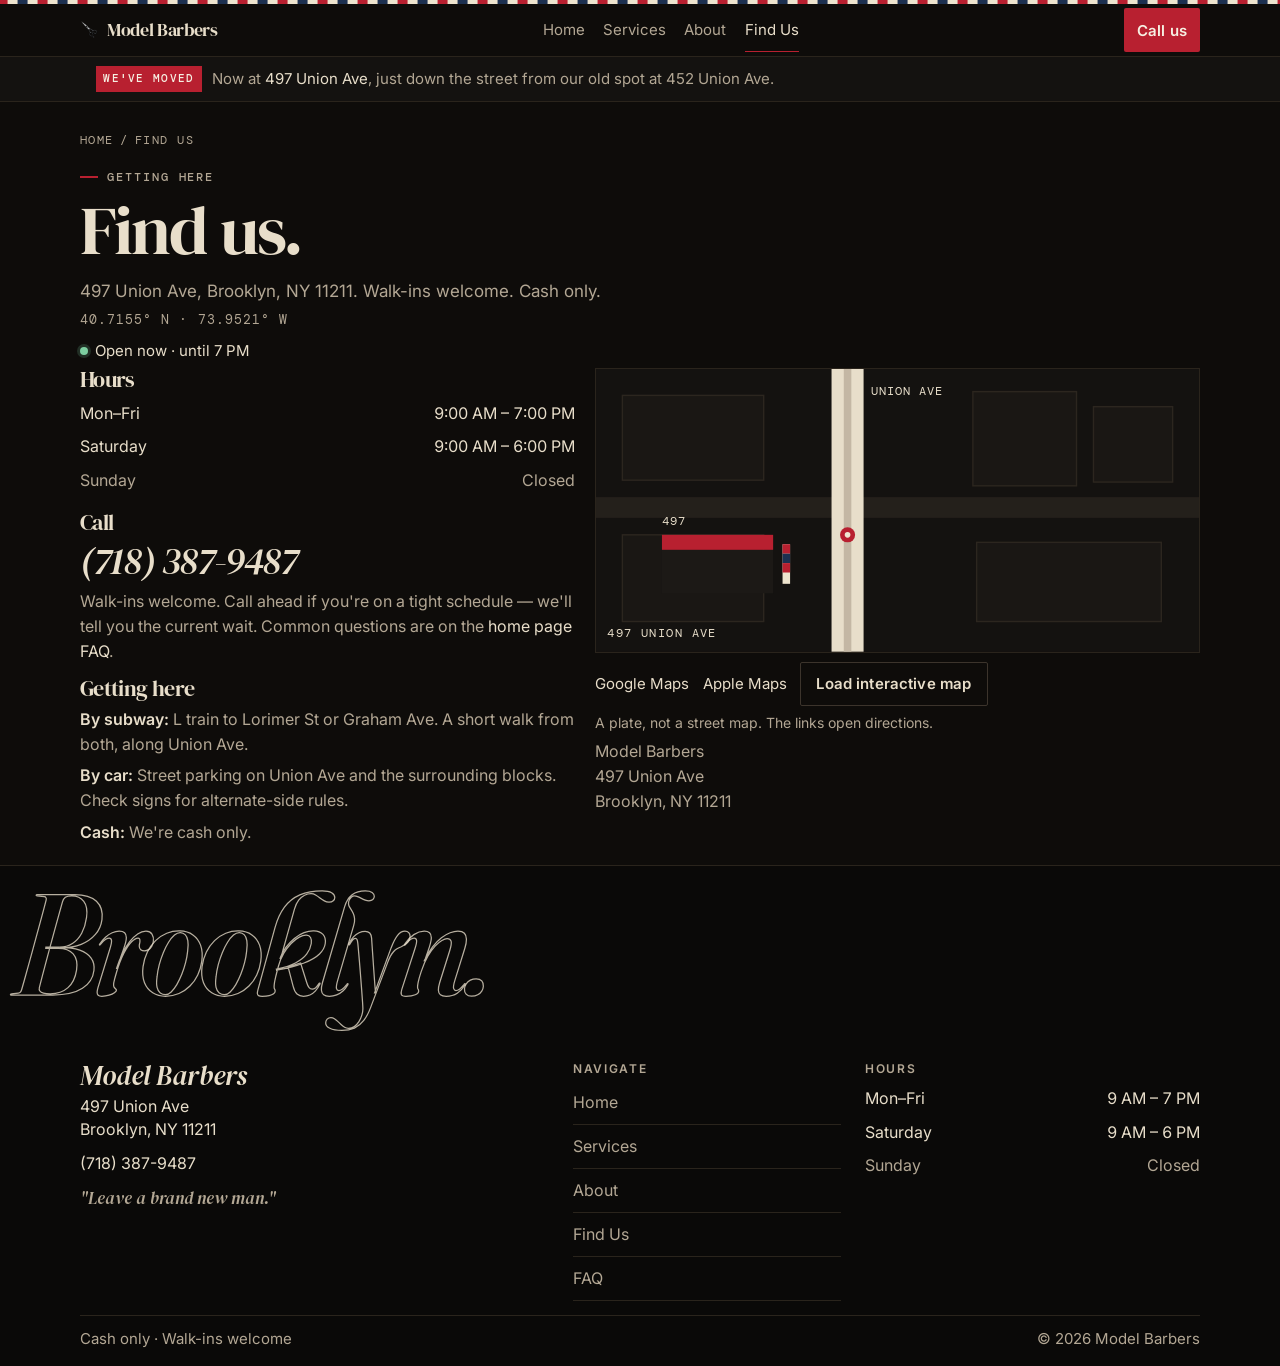
<file: find-us.html>
<!DOCTYPE html>
<html lang="en">
<head>
  <meta charset="UTF-8" />
  <meta name="viewport" content="width=device-width, initial-scale=1.0" />
  <!--
    Planned canonical host: https://modelbarbers.com
    Do not launch until this domain is attached to the site, or update the host in:
    index.html, about.html, services.html, find-us.html, robots.txt, sitemap.xml, llms.txt, vercel.json, HOSTING.md
  -->
  <title>Find Model Barbers | 497 Union Ave, Williamsburg, Brooklyn</title>
  <meta name="description" content="Model Barbers is at 497 Union Ave, Brooklyn, NY 11211. Open Mon–Fri 9AM–7PM, Sat 9AM–6PM. Closed Sunday. Call (718) 387-9487." />
  <meta name="robots" content="index, follow, max-image-preview:large, max-snippet:-1" />
  <meta name="theme-color" content="#0E0C0A" />
  <link rel="canonical" href="https://modelbarbers.com/find-us" />
  <link rel="alternate" type="text/plain" href="llms.txt" title="Plain-language summary of Model Barbers" />

  <meta property="og:type" content="website" />
  <meta property="og:site_name" content="Model Barbers" />
  <meta property="og:locale" content="en_US" />
  <meta property="og:title" content="Find Model Barbers | 497 Union Ave, Williamsburg, Brooklyn" />
  <meta property="og:description" content="Model Barbers is at 497 Union Ave, Brooklyn, NY 11211. Open Mon–Fri 9AM–7PM, Sat 9AM–6PM. Closed Sunday. Walk-ins welcome." />
  <meta property="og:url" content="https://modelbarbers.com/find-us" />
  <meta property="og:image" content="https://modelbarbers.com/storefront.jpg" />
  <meta property="og:image:alt" content="Model Barbers storefront on Union Avenue in Williamsburg, Brooklyn" />
  <meta property="og:image:width" content="1400" />
  <meta property="og:image:height" content="782" />
  <meta property="og:image:type" content="image/jpeg" />

  <meta name="twitter:card" content="summary_large_image" />
  <meta name="twitter:title" content="Find Model Barbers | 497 Union Ave, Williamsburg, Brooklyn" />
  <meta name="twitter:description" content="Model Barbers is at 497 Union Ave, Brooklyn, NY 11211. Open Mon–Fri 9AM–7PM, Sat 9AM–6PM. Closed Sunday. Walk-ins welcome." />
  <meta name="twitter:image" content="https://modelbarbers.com/storefront.jpg" />
  <meta name="twitter:image:alt" content="Model Barbers storefront on Union Avenue in Williamsburg, Brooklyn" />

  <link rel="preconnect" href="https://fonts.googleapis.com" />
  <link rel="preconnect" href="https://fonts.gstatic.com" crossorigin />
  <link href="https://fonts.googleapis.com/css2?family=DM+Mono:wght@400;500&family=DM+Serif+Display:ital@0;1&family=Fraunces:ital,opsz,wght@1,144,500&family=Inter:wght@400;500;600&display=swap" rel="stylesheet" />

  <link rel="stylesheet" href="tokens.css" />
  <link rel="stylesheet" href="styles.css" />
  <link rel="icon" href="liberty_favicon.png" type="image/png" />
  <link rel="apple-touch-icon" href="apple-touch-icon.png" sizes="180x180" />

  <script type="application/ld+json">
  {
    "@context": "https://schema.org",
    "@graph": [
      {
        "@type": "WebSite",
        "@id": "https://modelbarbers.com/#website",
        "url": "https://modelbarbers.com/",
        "name": "Model Barbers",
        "description": "Williamsburg's neighborhood barbershop. Walk-ins only. Cash only.",
        "inLanguage": "en",
        "publisher": { "@id": "https://modelbarbers.com/#barbershop" }
      },
      {
        "@type": ["HairSalon", "LocalBusiness"],
        "@id": "https://modelbarbers.com/#barbershop",
        "name": "Model Barbers",
        "alternateName": "Williamsburg's Neighborhood Barbershop",
        "slogan": "Leave a brand new man.",
        "description": "Walk-in neighborhood barbershop on Union Avenue in Williamsburg, Brooklyn. Haircuts by Roman, Jack, and Alik. Cash only.",
        "url": "https://modelbarbers.com/",
        "telephone": "+17183879487",
        "image": "https://modelbarbers.com/storefront.jpg",
        "priceRange": "$",
        "paymentAccepted": "Cash",
        "currenciesAccepted": "USD",
        "address": {
          "@type": "PostalAddress",
          "streetAddress": "497 Union Ave",
          "addressLocality": "Brooklyn",
          "addressRegion": "NY",
          "postalCode": "11211",
          "addressCountry": "US"
        },
        "geo": {
          "@type": "GeoCoordinates",
          "latitude": 40.715536,
          "longitude": -73.952062
        },
        "hasMap": "https://maps.google.com/?q=497+Union+Ave,+Brooklyn,+NY+11211",
        "areaServed": {
          "@type": "Place",
          "name": "Williamsburg, Brooklyn, New York"
        },
        "openingHoursSpecification": [
          {
            "@type": "OpeningHoursSpecification",
            "dayOfWeek": ["Monday", "Tuesday", "Wednesday", "Thursday", "Friday"],
            "opens": "09:00",
            "closes": "19:00"
          },
          {
            "@type": "OpeningHoursSpecification",
            "dayOfWeek": "Saturday",
            "opens": "09:00",
            "closes": "18:00"
          }
        ],
        "employee": [
          { "@type": "Person", "name": "Roman", "jobTitle": "Barber" },
          { "@type": "Person", "name": "Jack", "jobTitle": "Barber" },
          { "@type": "Person", "name": "Alik", "jobTitle": "Barber" }
        ]
      },
      {
        "@type": "WebPage",
        "@id": "https://modelbarbers.com/find-us#webpage",
        "url": "https://modelbarbers.com/find-us",
        "name": "Find Model Barbers | 497 Union Ave, Williamsburg, Brooklyn",
        "description": "Model Barbers is at 497 Union Ave, Brooklyn, NY 11211. Open Mon–Fri 9AM–7PM, Sat 9AM–6PM. Closed Sunday. Call (718) 387-9487.",
        "isPartOf": { "@id": "https://modelbarbers.com/#website" },
        "about": { "@id": "https://modelbarbers.com/#barbershop" },
        "primaryImageOfPage": "https://modelbarbers.com/storefront.jpg",
        "inLanguage": "en",
        "breadcrumb": { "@id": "https://modelbarbers.com/find-us#breadcrumb" }
      },
      {
        "@type": "BreadcrumbList",
        "@id": "https://modelbarbers.com/find-us#breadcrumb",
        "itemListElement": [
          {
            "@type": "ListItem",
            "position": 1,
            "name": "Home",
            "item": "https://modelbarbers.com/"
          },
          {
            "@type": "ListItem",
            "position": 2,
            "name": "Find Us",
            "item": "https://modelbarbers.com/find-us"
          }
        ]
      }
    ]
  }
  </script>
</head>
<body class="page-find">
  <a class="skip-link" href="#main-content">Skip to main content</a>
  <header class="site-header" id="top">
    <div class="top-stripe" aria-hidden="true"><span class="top-stripe-track"></span></div>
    <div class="container nav-wrap">
      <a href="index.html" class="logo" aria-label="Model Barbers — home">
        <img src="scissors-closed-32.png" alt="" width="20" height="20" decoding="async" />
        Model Barbers
      </a>
      <nav aria-label="Primary navigation">
        <ul class="nav-links" role="list">
          <li><a href="index.html">Home</a></li>
          <li><a href="services.html">Services</a></li>
          <li><a href="about.html">About</a></li>
          <li><a href="find-us.html" aria-current="page">Find Us</a></li>
        </ul>
      </nav>
      <a class="btn btn-primary btn-sm nav-cta" href="tel:+17183879487">Call us</a>
      <button class="nav-toggle" aria-expanded="false" aria-controls="nav-overlay" aria-label="Open menu">
        <span class="nav-toggle-icon" aria-hidden="true"></span>
      </button>
    </div>
  </header>
  <div class="nav-overlay" id="nav-overlay" aria-hidden="true">
    <ul class="nav-overlay-links" role="list">
      <li><a href="index.html">Home</a></li>
      <li><a href="services.html">Services</a></li>
      <li><a href="about.html">About</a></li>
      <li><a href="find-us.html">Find Us</a></li>
    </ul>
    <a class="btn btn-primary nav-overlay-cta" href="tel:+17183879487">Call (718) 387-9487</a>
  </div>

  <main id="main-content" class="page-shell">
    <aside class="moved-notice" aria-label="We've moved">
      <p class="moved-line">
        <span class="moved-badge">We've moved</span>
        <span class="moved-detail">
          <span class="moved-short">Now at <a href="#map">497 Union Ave</a>.</span>
          <span class="moved-long">Now at <a href="#map">497 Union Ave</a>, just down the street from our old spot at 452 Union Ave.</span>
        </span>
      </p>
    </aside>

    <div class="page-intro">
      <div class="container">
        <nav class="breadcrumb" aria-label="Breadcrumb">
          <a href="index.html">Home</a>
          <span aria-hidden="true">/</span>
          <span aria-current="page">Find Us</span>
        </nav>
        <p class="section-label">Getting here</p>
        <h1 class="mask-lines"><span class="mask-line"><span>Find us.</span></span></h1>
        <p class="lead">497 Union Ave, Brooklyn, NY 11211. Walk-ins welcome. Cash only.</p>
        <p class="coords">40.7155° N · 73.9521° W</p>
        <p class="shop-status" data-shop-status>
          <span class="availability-dot" aria-hidden="true"></span>
          <span data-status-text>Mon–Fri 9–7 · Sat 9–6 · Sun closed</span>
        </p>
      </div>
    </div>

    <div class="container find-grid">
      <div>
        <div class="contact-block">
          <h2>Hours</h2>
          <table class="hours-table">
            <tbody>
              <tr><th scope="row">Mon–Fri</th><td>9:00 AM – 7:00 PM</td></tr>
              <tr><th scope="row">Saturday</th><td>9:00 AM – 6:00 PM</td></tr>
              <tr class="closed"><th scope="row">Sunday</th><td>Closed</td></tr>
            </tbody>
          </table>
        </div>
        <div class="contact-block">
          <h2>Call</h2>
          <a class="phone-large" href="tel:+17183879487">(718) 387-9487</a>
          <p class="getting-here">Walk-ins welcome. Call ahead if you're on a tight schedule — we'll tell you the current wait. Common questions are on the <a href="index.html#faq">home page FAQ</a>.</p>
        </div>
        <div class="contact-block">
          <h2>Getting here</h2>
          <div class="getting-here">
            <p><strong>By subway:</strong> L train to Lorimer St or Graham Ave. A short walk from both, along Union Ave.</p>
            <p><strong>By car:</strong> Street parking on Union Ave and the surrounding blocks. Check signs for alternate-side rules.</p>
            <p><strong>Cash:</strong> We're cash only.</p>
          </div>
        </div>
      </div>

      <div class="map-plate" id="map">
        <a class="map-art" href="https://maps.google.com/?q=497+Union+Ave,+Brooklyn,+NY+11211" target="_blank" rel="noopener">
          <svg class="map-svg" viewBox="0 0 640 300" aria-hidden="true" focusable="false">
            <rect width="640" height="300" fill="#141210"/>
            <g fill="#1A1714" stroke="#2C261F" stroke-width="1.5">
              <rect x="28" y="28" width="150" height="90"/>
              <rect x="28" y="176" width="150" height="92"/>
              <rect x="400" y="24" width="110" height="100"/>
              <rect x="528" y="40" width="84" height="80"/>
              <rect x="404" y="184" width="196" height="84"/>
            </g>
            <rect x="0" y="136" width="640" height="22" fill="#24201B"/>
            <rect x="250" y="0" width="34" height="300" fill="#E8DECA"/>
            <rect x="263" y="0" width="8" height="300" fill="#C4B7A4"/>
            <rect x="70" y="176" width="118" height="16" fill="#B82030"/>
            <rect x="70" y="192" width="118" height="46" fill="#1C1916"/>
            <g>
              <rect x="198" y="186" width="8" height="42" fill="#EDE4CE"/>
              <rect x="198" y="186" width="8" height="10" fill="#B82030"/>
              <rect x="198" y="196" width="8" height="10" fill="#1C3050"/>
              <rect x="198" y="206" width="8" height="10" fill="#B82030"/>
            </g>
            <circle cx="267" cy="176" r="8" fill="#B82030"/>
            <circle cx="267" cy="176" r="3" fill="#EFE7D2"/>
            <text x="70" y="166">497</text>
            <text x="292" y="28">UNION AVE</text>
          </svg>
          <span class="map-pin-label">497 Union Ave</span>
          <span class="sr-only">Open in Google Maps</span>
        </a>
        <div class="map-slot" id="map-slot"></div>
        <div class="map-actions">
          <a href="https://maps.google.com/?q=497+Union+Ave,+Brooklyn,+NY+11211" target="_blank" rel="noopener">Google Maps</a>
          <a href="https://maps.apple.com/?q=497+Union+Ave,+Brooklyn,+NY+11211" target="_blank" rel="noopener">Apple Maps</a>
          <button type="button" class="btn btn-ghost" data-load-map>Load interactive map</button>
          <p class="map-note">A plate, not a street map. The links open directions.</p>
        </div>
        <address class="getting-here">
          Model Barbers<br>
          497 Union Ave<br>
          Brooklyn, NY 11211
        </address>
      </div>
    </div>
  </main>

  <footer class="site-footer">
    <p class="footer-wordmark" aria-hidden="true"><span>Brooklyn.</span></p>
    <div class="container footer-grid">
      <div class="footer-brand">
        <p class="footer-name">Model Barbers</p>
        <address>
          <a href="https://maps.google.com/?q=497+Union+Ave,+Brooklyn,+NY+11211" target="_blank" rel="noopener">497 Union Ave<br>Brooklyn, NY 11211</a><br>
          <a href="tel:+17183879487">(718) 387-9487</a>
        </address>
        <p class="footer-tagline">"Leave a brand new man."</p>
      </div>
      <div class="footer-col">
        <p class="footer-heading">Navigate</p>
        <ul class="footer-nav-list" role="list">
          <li><a href="index.html">Home</a></li>
          <li><a href="services.html">Services</a></li>
          <li><a href="about.html">About</a></li>
          <li><a href="find-us.html">Find Us</a></li>
          <li><a href="index.html#faq">FAQ</a></li>
        </ul>
      </div>
      <div class="footer-col">
        <p class="footer-heading">Hours</p>
        <table class="hours-table">
          <tbody>
            <tr><th scope="row">Mon–Fri</th><td>9 AM – 7 PM</td></tr>
            <tr><th scope="row">Saturday</th><td>9 AM – 6 PM</td></tr>
            <tr class="closed"><th scope="row">Sunday</th><td>Closed</td></tr>
          </tbody>
        </table>
      </div>
    </div>
    <div class="container footer-foot">
      <p class="footer-note">Cash only · Walk-ins welcome</p>
      <p class="footer-note copyright">© <span id="year"></span> Model Barbers</p>
    </div>
  </footer>
  <a class="floating-call" href="tel:+17183879487" aria-label="Call Model Barbers">Call (718) 387-9487</a>
  <script src="script.js" defer></script>
</body>
</html>
</file>
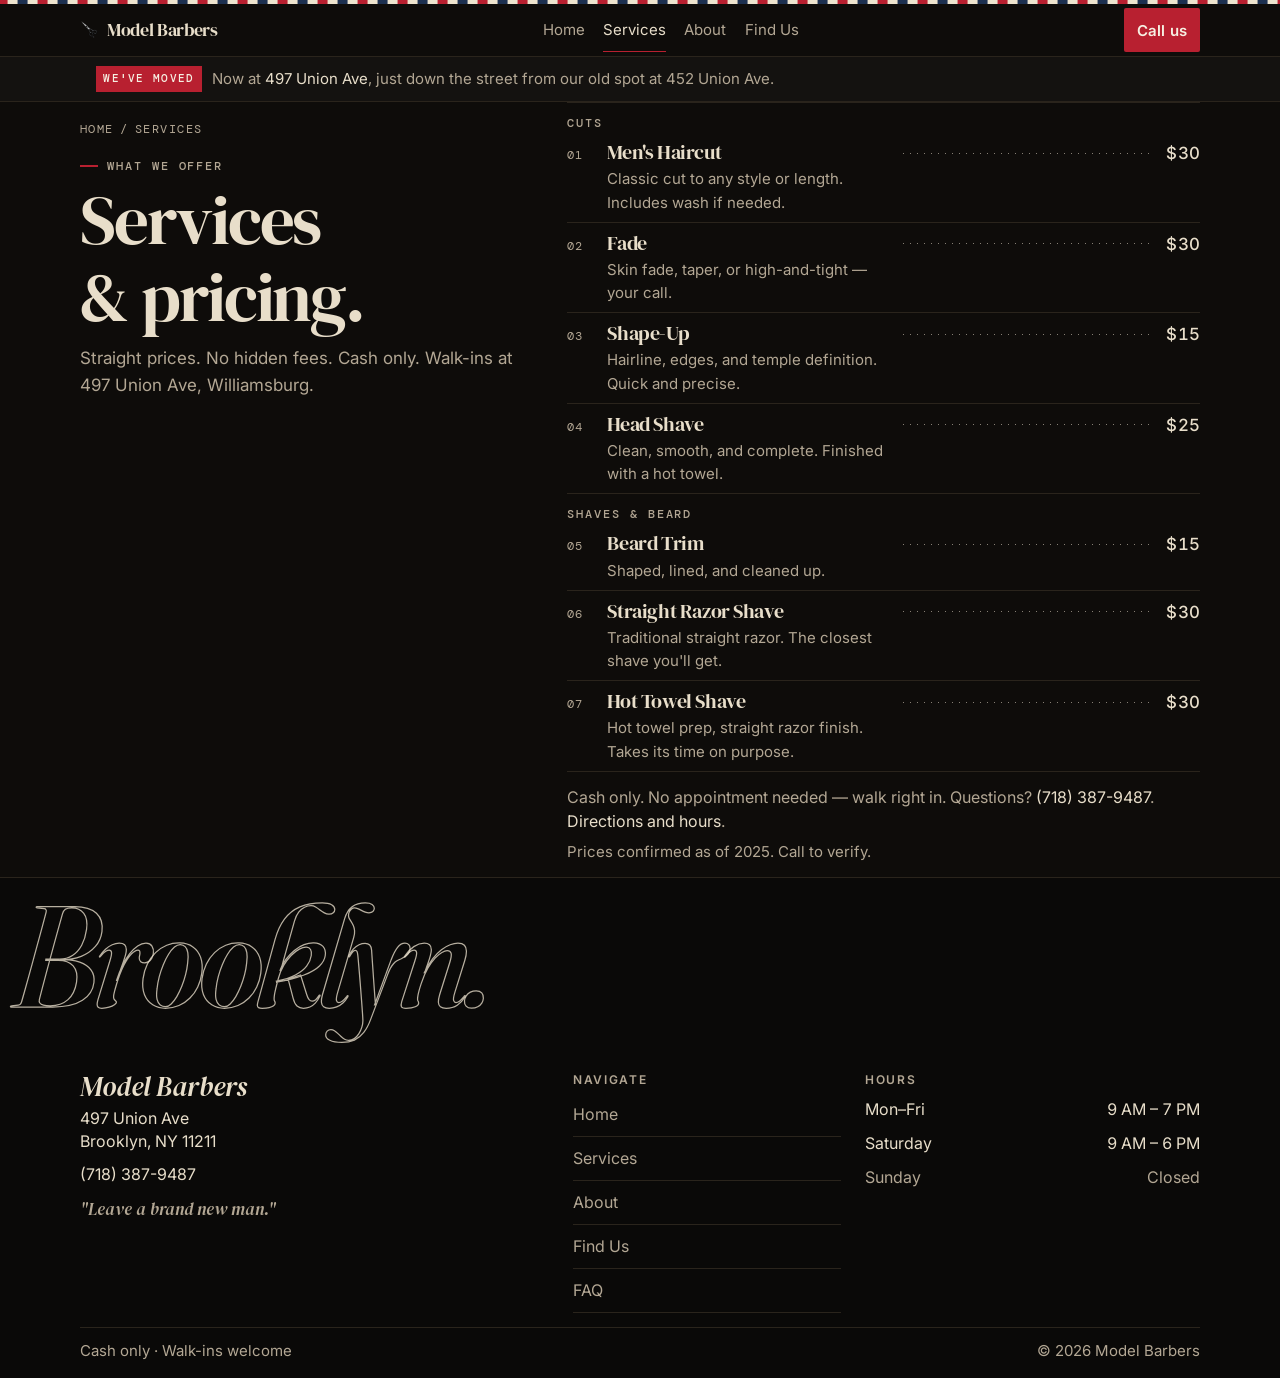
<file: services.html>
<!DOCTYPE html>
<html lang="en">
<head>
  <meta charset="UTF-8" />
  <meta name="viewport" content="width=device-width, initial-scale=1.0" />
  <!--
    Planned canonical host: https://modelbarbers.com
    Do not launch until this domain is attached to the site, or update the host in:
    index.html, about.html, services.html, find-us.html, robots.txt, sitemap.xml, llms.txt, vercel.json, HOSTING.md
  -->
  <title>Haircuts, Beard Trims &amp; Shaves in Williamsburg | Model Barbers</title>
  <meta name="description" content="Men's haircuts and fades $30, shape-ups and beard trims $15, straight razor shaves $30 at Model Barbers in Williamsburg. Cash only. Walk-ins welcome." />
  <meta name="robots" content="index, follow, max-image-preview:large, max-snippet:-1" />
  <meta name="theme-color" content="#0E0C0A" />
  <link rel="canonical" href="https://modelbarbers.com/services" />
  <link rel="alternate" type="text/plain" href="llms.txt" title="Plain-language summary of Model Barbers" />

  <meta property="og:type" content="website" />
  <meta property="og:site_name" content="Model Barbers" />
  <meta property="og:locale" content="en_US" />
  <meta property="og:title" content="Haircuts, Beard Trims &amp; Shaves in Williamsburg | Model Barbers" />
  <meta property="og:description" content="Men's haircuts and fades $30, shape-ups and beard trims $15, straight razor shaves $30. Cash only. Walk-ins welcome at 497 Union Ave, Williamsburg." />
  <meta property="og:url" content="https://modelbarbers.com/services" />
  <meta property="og:image" content="https://modelbarbers.com/storefront.jpg" />
  <meta property="og:image:alt" content="Model Barbers storefront on Union Avenue in Williamsburg, Brooklyn" />
  <meta property="og:image:width" content="1400" />
  <meta property="og:image:height" content="782" />
  <meta property="og:image:type" content="image/jpeg" />

  <meta name="twitter:card" content="summary_large_image" />
  <meta name="twitter:title" content="Haircuts, Beard Trims &amp; Shaves in Williamsburg | Model Barbers" />
  <meta name="twitter:description" content="Men's haircuts and fades $30, shape-ups and beard trims $15, straight razor shaves $30. Cash only. Walk-ins welcome at 497 Union Ave, Williamsburg." />
  <meta name="twitter:image" content="https://modelbarbers.com/storefront.jpg" />
  <meta name="twitter:image:alt" content="Model Barbers storefront on Union Avenue in Williamsburg, Brooklyn" />

  <link rel="preconnect" href="https://fonts.googleapis.com" />
  <link rel="preconnect" href="https://fonts.gstatic.com" crossorigin />
  <link href="https://fonts.googleapis.com/css2?family=DM+Mono:wght@400;500&family=DM+Serif+Display:ital@0;1&family=Fraunces:ital,opsz,wght@1,144,500&family=Inter:wght@400;500;600&display=swap" rel="stylesheet" />

  <link rel="stylesheet" href="tokens.css" />
  <link rel="stylesheet" href="styles.css" />
  <link rel="icon" href="liberty_favicon.png" type="image/png" />
  <link rel="apple-touch-icon" href="apple-touch-icon.png" sizes="180x180" />

  <script type="application/ld+json">
  {
    "@context": "https://schema.org",
    "@graph": [
      {
        "@type": "WebSite",
        "@id": "https://modelbarbers.com/#website",
        "url": "https://modelbarbers.com/",
        "name": "Model Barbers",
        "description": "Williamsburg's neighborhood barbershop. Walk-ins only. Cash only.",
        "inLanguage": "en",
        "publisher": { "@id": "https://modelbarbers.com/#barbershop" }
      },
      {
        "@type": ["HairSalon", "LocalBusiness"],
        "@id": "https://modelbarbers.com/#barbershop",
        "name": "Model Barbers",
        "alternateName": "Williamsburg's Neighborhood Barbershop",
        "slogan": "Leave a brand new man.",
        "description": "Walk-in neighborhood barbershop on Union Avenue in Williamsburg, Brooklyn. Haircuts by Roman, Jack, and Alik. Cash only.",
        "url": "https://modelbarbers.com/",
        "telephone": "+17183879487",
        "image": "https://modelbarbers.com/storefront.jpg",
        "priceRange": "$",
        "paymentAccepted": "Cash",
        "currenciesAccepted": "USD",
        "address": {
          "@type": "PostalAddress",
          "streetAddress": "497 Union Ave",
          "addressLocality": "Brooklyn",
          "addressRegion": "NY",
          "postalCode": "11211",
          "addressCountry": "US"
        },
        "geo": {
          "@type": "GeoCoordinates",
          "latitude": 40.715536,
          "longitude": -73.952062
        },
        "hasMap": "https://maps.google.com/?q=497+Union+Ave,+Brooklyn,+NY+11211",
        "areaServed": {
          "@type": "Place",
          "name": "Williamsburg, Brooklyn, New York"
        },
        "openingHoursSpecification": [
          {
            "@type": "OpeningHoursSpecification",
            "dayOfWeek": ["Monday", "Tuesday", "Wednesday", "Thursday", "Friday"],
            "opens": "09:00",
            "closes": "19:00"
          },
          {
            "@type": "OpeningHoursSpecification",
            "dayOfWeek": "Saturday",
            "opens": "09:00",
            "closes": "18:00"
          }
        ],
        "employee": [
          { "@type": "Person", "name": "Roman", "jobTitle": "Barber" },
          { "@type": "Person", "name": "Jack", "jobTitle": "Barber" },
          { "@type": "Person", "name": "Alik", "jobTitle": "Barber" }
        ],
        "hasOfferCatalog": { "@id": "https://modelbarbers.com/services#catalog" }
      },
      {
        "@type": "OfferCatalog",
        "@id": "https://modelbarbers.com/services#catalog",
        "name": "Model Barbers services and prices",
        "itemListElement": [
          {
            "@type": "Offer",
            "name": "Men's Haircut",
            "description": "Classic cut to any style or length. Includes wash if needed.",
            "price": "30",
            "priceCurrency": "USD",
            "url": "https://modelbarbers.com/services#mens-haircut"
          },
          {
            "@type": "Offer",
            "name": "Fade",
            "description": "Skin fade, taper, or high-and-tight — your call.",
            "price": "30",
            "priceCurrency": "USD",
            "url": "https://modelbarbers.com/services#fade"
          },
          {
            "@type": "Offer",
            "name": "Shape-Up",
            "description": "Hairline, edges, and temple definition. Quick and precise.",
            "price": "15",
            "priceCurrency": "USD",
            "url": "https://modelbarbers.com/services#shape-up"
          },
          {
            "@type": "Offer",
            "name": "Head Shave",
            "description": "Clean, smooth, and complete. Finished with a hot towel.",
            "price": "25",
            "priceCurrency": "USD",
            "url": "https://modelbarbers.com/services#head-shave"
          },
          {
            "@type": "Offer",
            "name": "Beard Trim",
            "description": "Shaped, lined, and cleaned up.",
            "price": "15",
            "priceCurrency": "USD",
            "url": "https://modelbarbers.com/services#beard-trim"
          },
          {
            "@type": "Offer",
            "name": "Straight Razor Shave",
            "description": "Traditional straight razor. The closest shave you'll get.",
            "price": "30",
            "priceCurrency": "USD",
            "url": "https://modelbarbers.com/services#straight-razor-shave"
          },
          {
            "@type": "Offer",
            "name": "Hot Towel Shave",
            "description": "Hot towel prep, straight razor finish. Takes its time on purpose.",
            "price": "30",
            "priceCurrency": "USD",
            "url": "https://modelbarbers.com/services#hot-towel-shave"
          }
        ]
      },
      {
        "@type": "WebPage",
        "@id": "https://modelbarbers.com/services#webpage",
        "url": "https://modelbarbers.com/services",
        "name": "Haircuts, Beard Trims & Shaves in Williamsburg | Model Barbers",
        "description": "Men's haircuts and fades $30, shape-ups and beard trims $15, straight razor shaves $30 at Model Barbers in Williamsburg. Cash only. Walk-ins welcome.",
        "isPartOf": { "@id": "https://modelbarbers.com/#website" },
        "about": { "@id": "https://modelbarbers.com/#barbershop" },
        "primaryImageOfPage": "https://modelbarbers.com/storefront.jpg",
        "inLanguage": "en",
        "breadcrumb": { "@id": "https://modelbarbers.com/services#breadcrumb" }
      },
      {
        "@type": "BreadcrumbList",
        "@id": "https://modelbarbers.com/services#breadcrumb",
        "itemListElement": [
          {
            "@type": "ListItem",
            "position": 1,
            "name": "Home",
            "item": "https://modelbarbers.com/"
          },
          {
            "@type": "ListItem",
            "position": 2,
            "name": "Services",
            "item": "https://modelbarbers.com/services"
          }
        ]
      }
    ]
  }
  </script>
</head>
<body class="page-services">
  <a class="skip-link" href="#main-content">Skip to main content</a>
  <header class="site-header" id="top">
    <div class="top-stripe" aria-hidden="true"><span class="top-stripe-track"></span></div>
    <div class="container nav-wrap">
      <a href="index.html" class="logo" aria-label="Model Barbers — home">
        <img src="scissors-closed-32.png" alt="" width="20" height="20" decoding="async" />
        Model Barbers
      </a>
      <nav aria-label="Primary navigation">
        <ul class="nav-links" role="list">
          <li><a href="index.html">Home</a></li>
          <li><a href="services.html" aria-current="page">Services</a></li>
          <li><a href="about.html">About</a></li>
          <li><a href="find-us.html">Find Us</a></li>
        </ul>
      </nav>
      <a class="btn btn-primary btn-sm nav-cta" href="tel:+17183879487">Call us</a>
      <button class="nav-toggle" aria-expanded="false" aria-controls="nav-overlay" aria-label="Open menu">
        <span class="nav-toggle-icon" aria-hidden="true"></span>
      </button>
    </div>
  </header>
  <div class="nav-overlay" id="nav-overlay" aria-hidden="true">
    <ul class="nav-overlay-links" role="list">
      <li><a href="index.html">Home</a></li>
      <li><a href="services.html">Services</a></li>
      <li><a href="about.html">About</a></li>
      <li><a href="find-us.html">Find Us</a></li>
    </ul>
    <a class="btn btn-primary nav-overlay-cta" href="tel:+17183879487">Call (718) 387-9487</a>
  </div>

  <main id="main-content" class="page-shell">
    <aside class="moved-notice" aria-label="We've moved">
      <p class="moved-line">
        <span class="moved-badge">We've moved</span>
        <span class="moved-detail">
          <span class="moved-short">Now at <a href="find-us.html">497 Union Ave</a>.</span>
          <span class="moved-long">Now at <a href="find-us.html">497 Union Ave</a>, just down the street from our old spot at 452 Union Ave.</span>
        </span>
      </p>
    </aside>

    <div class="container sheet">
    <div class="page-intro">
        <nav class="breadcrumb" aria-label="Breadcrumb">
          <a href="index.html">Home</a>
          <span aria-hidden="true">/</span>
          <span aria-current="page">Services</span>
        </nav>
        <p class="section-label">What we offer</p>
        <h1 class="mask-lines">
          <span class="mask-line"><span>Services &amp; pricing.</span></span>
        </h1>
        <p class="lead">Straight prices. No hidden fees. Cash only. Walk-ins at 497 Union Ave, Williamsburg.</p>
    </div>

      <div class="menu">
        <h2 class="category-label" id="cuts">Cuts</h2>
        <div class="menu-row" id="mens-haircut">
          <span class="idx">01</span>
          <h3 class="item-name">Men's Haircut</h3>
          <span class="leader" aria-hidden="true"></span>
          <p class="price">$30</p>
          <p class="item-desc">Classic cut to any style or length. Includes wash if needed.</p>
        </div>
        <div class="menu-row" id="fade">
          <span class="idx">02</span>
          <h3 class="item-name">Fade</h3>
          <span class="leader" aria-hidden="true"></span>
          <p class="price">$30</p>
          <p class="item-desc">Skin fade, taper, or high-and-tight — your call.</p>
        </div>
        <div class="menu-row" id="shape-up">
          <span class="idx">03</span>
          <h3 class="item-name">Shape-Up</h3>
          <span class="leader" aria-hidden="true"></span>
          <p class="price">$15</p>
          <p class="item-desc">Hairline, edges, and temple definition. Quick and precise.</p>
        </div>
        <div class="menu-row" id="head-shave">
          <span class="idx">04</span>
          <h3 class="item-name">Head Shave</h3>
          <span class="leader" aria-hidden="true"></span>
          <p class="price">$25</p>
          <p class="item-desc">Clean, smooth, and complete. Finished with a hot towel.</p>
        </div>

        <h2 class="category-label" id="shaves-and-beard">Shaves &amp; Beard</h2>
        <div class="menu-row" id="beard-trim">
          <span class="idx">05</span>
          <h3 class="item-name">Beard Trim</h3>
          <span class="leader" aria-hidden="true"></span>
          <p class="price">$15</p>
          <p class="item-desc">Shaped, lined, and cleaned up.</p>
        </div>
        <div class="menu-row" id="straight-razor-shave">
          <span class="idx">06</span>
          <h3 class="item-name">Straight Razor Shave</h3>
          <span class="leader" aria-hidden="true"></span>
          <p class="price">$30</p>
          <p class="item-desc">Traditional straight razor. The closest shave you'll get.</p>
        </div>
        <div class="menu-row" id="hot-towel-shave">
          <span class="idx">07</span>
          <h3 class="item-name">Hot Towel Shave</h3>
          <span class="leader" aria-hidden="true"></span>
          <p class="price">$30</p>
          <p class="item-desc">Hot towel prep, straight razor finish. Takes its time on purpose.</p>
        </div>

        <div class="menu-foot">
          <p>Cash only. No appointment needed — walk right in. Questions? <a href="tel:+17183879487">(718) 387-9487</a>. <a href="find-us.html">Directions and hours</a>.</p>
          <p class="price-note">Prices confirmed as of 2025. Call to verify.</p>
        </div>
      </div>
    </div>
  </main>

  <footer class="site-footer">
    <p class="footer-wordmark" aria-hidden="true"><span>Brooklyn.</span></p>
    <div class="container footer-grid">
      <div class="footer-brand">
        <p class="footer-name">Model Barbers</p>
        <address>
          <a href="https://maps.google.com/?q=497+Union+Ave,+Brooklyn,+NY+11211" target="_blank" rel="noopener">497 Union Ave<br>Brooklyn, NY 11211</a><br>
          <a href="tel:+17183879487">(718) 387-9487</a>
        </address>
        <p class="footer-tagline">"Leave a brand new man."</p>
      </div>
      <div class="footer-col">
        <p class="footer-heading">Navigate</p>
        <ul class="footer-nav-list" role="list">
          <li><a href="index.html">Home</a></li>
          <li><a href="services.html">Services</a></li>
          <li><a href="about.html">About</a></li>
          <li><a href="find-us.html">Find Us</a></li>
          <li><a href="index.html#faq">FAQ</a></li>
        </ul>
      </div>
      <div class="footer-col">
        <p class="footer-heading">Hours</p>
        <table class="hours-table">
          <tbody>
            <tr><th scope="row">Mon–Fri</th><td>9 AM – 7 PM</td></tr>
            <tr><th scope="row">Saturday</th><td>9 AM – 6 PM</td></tr>
            <tr class="closed"><th scope="row">Sunday</th><td>Closed</td></tr>
          </tbody>
        </table>
      </div>
    </div>
    <div class="container footer-foot">
      <p class="footer-note">Cash only · Walk-ins welcome</p>
      <p class="footer-note copyright">© <span id="year"></span> Model Barbers</p>
    </div>
  </footer>
  <a class="floating-call" href="tel:+17183879487" aria-label="Call Model Barbers">Call (718) 387-9487</a>
  <script src="script.js" defer></script>
</body>
</html>
</file>
<file: tokens.css>
/* ═══════════════════════════════════════════════════════════
   MODEL BARBERS — Design Tokens
   Option C keeps the espresso / cream / red / gold family.
   ═══════════════════════════════════════════════════════════ */

:root {

  /* ── Typography ─────────────────────────────────────────── */
  --font-display: 'DM Serif Display', Georgia, serif;
  --font-sign:    'Fraunces', 'DM Serif Display', Georgia, serif;
  --font-body:    'Inter', system-ui, sans-serif;
  --font-mono:    'DM Mono', 'Courier New', monospace;

  /* ── Type Scale ─────────────────────────────────────────── */
  --text-xs:   0.75rem;
  --text-sm:   0.875rem;
  --text-base: 1rem;
  --text-lg:   1.125rem;
  --text-xl:   1.25rem;
  --text-2xl:  1.5rem;
  --text-3xl:  2rem;
  --text-4xl:  2.75rem;
  --text-hero: clamp(2.7rem, 5.4vw, 4.7rem);

  /* ── Colors — base dark theme ───────────────────────────── */
  --bg:             #0E0C0A;
  --bg-elevated:    #141210;
  --bg-inset:       #0A0908;

  --text-primary:   #E8DECA;
  --text-secondary: #B3A794;
  --text-faint:     #8A7E6E;
  --text-body:      1.0625rem;

  --accent:         #B82030;
  --accent-hi:      #D02438;
  --on-accent:      #F6EFE2;
  --gold:           #9A7420;
  --gold-light:     #C4A15A;

  --border:         #1C1914;
  --border-vis:     #2A241C;
  --border-hi:      #3C342C;

  /* ── Colors — light surface ─────────────────────────────── */
  --surface-warm:   #EFE7D2;
  --ink:            #1A1614;
  --ink-muted:      #3E342C;

  /* ── Spacing ────────────────────────────────────────────── */
  --sp-1:  8px;
  --sp-2:  16px;
  --sp-3:  24px;
  --sp-4:  32px;
  --sp-6:  48px;
  --sp-8:  64px;

  /* ── Layout ─────────────────────────────────────────────── */
  --max-w:       1120px;
  --header-h:    3.25rem;
  --header-slim: 2.75rem;
  --stripe-h:    4px;

  /* ── Radii ──────────────────────────────────────────────── */
  --radius-sm:  2px;
  --radius:     2px;

  /* ── Motion ─────────────────────────────────────────────── */
  --ease-out:    cubic-bezier(0.16, 1, 0.3, 1);
  --ease-std:    cubic-bezier(0.4, 0, 0.2, 1);
  --dur-fast:    120ms;
  --dur-mid:     260ms;
  --dur-slow:    640ms;
}
</file>
<file: styles.css>
/* ═══════════════════════════════════════════════════════════
   MODEL BARBERS — Option C, Letterpress Ledger
   Tokens live in tokens.css. No build step.
   ═══════════════════════════════════════════════════════════ */

*, *::before, *::after { box-sizing: border-box; margin: 0; padding: 0; }

html {
  scroll-padding-top: calc(var(--header-h) + var(--stripe-h) + 12px);
  font-size: 16px;
  color-scheme: dark;
}

body {
  font-family: var(--font-body);
  font-weight: 400;
  font-size: var(--text-base);
  line-height: 1.55;
  background: var(--bg);
  color: var(--text-primary);
  -webkit-font-smoothing: antialiased;
  text-rendering: optimizeLegibility;
}

img { display: block; max-width: 100%; height: auto; }
a { color: inherit; }
em { font-style: italic; }
address { font-style: normal; }
strong { font-weight: 600; }
button { font: inherit; color: inherit; background: none; border: 0; }
ul { list-style: none; }

::selection { background: var(--accent); color: var(--on-accent); }

::-webkit-scrollbar { width: 8px; }
::-webkit-scrollbar-track { background: var(--bg); }
::-webkit-scrollbar-thumb { background: var(--border-hi); }

/* ── Cursors ──────────────────────────────────────────────── */
:root {
  --cur-open:   url("scissors-opened-32.png") 16 16, auto;
  --cur-closed: url("scissors-closed-32.png") 16 16, auto;
  --grain: url("data:image/svg+xml,%3Csvg xmlns='http://www.w3.org/2000/svg' width='160' height='160'%3E%3Cfilter id='n'%3E%3CfeTurbulence type='fractalNoise' baseFrequency='.8' numOctaves='2' stitchTiles='stitch'/%3E%3C/filter%3E%3Crect width='160' height='160' filter='url(%23n)' opacity='.55'/%3E%3C/svg%3E");
}

html, body, body * { cursor: var(--cur-open); }
html.snipping, html.snipping body, html.snipping body * { cursor: var(--cur-closed); }
input, textarea, select, [contenteditable] { cursor: auto !important; }

/* ── Accessibility ────────────────────────────────────────── */
.skip-link {
  position: absolute;
  left: 1rem;
  top: 0;
  transform: translateY(-120%);
  background: #f0c060;
  color: #111;
  padding: 0.5rem 1rem;
  font-weight: 600;
  z-index: 400;
}
.skip-link:focus { transform: none; top: 0.5rem; }

.sr-only {
  position: absolute; width: 1px; height: 1px;
  padding: 0; margin: -1px; overflow: hidden;
  clip: rect(0, 0, 0, 0); white-space: nowrap; border: 0;
}

:focus-visible { outline: 2px solid #f0c060; outline-offset: 3px; }

/* ── Layout ───────────────────────────────────────────────── */
.container {
  width: min(var(--max-w), calc(100% - 2rem));
  margin-inline: auto;
}

.page-shell { position: relative; z-index: 1; }

h1, h2, h3 {
  font-family: var(--font-display);
  font-weight: 400;
  letter-spacing: -0.03em;
  color: var(--text-primary);
  text-wrap: balance;
}

h1 { font-size: var(--text-hero); line-height: 1.08; }
h1 em {
  font-family: var(--font-sign);
  font-style: italic;
  font-weight: 500;
  font-synthesis: none;
}
h2 { font-size: clamp(1.7rem, 3vw, 2.35rem); line-height: 1.12; }
h3 { font-size: 1.2rem; line-height: 1.2; }

/* Masked lines keep descenders inside the clip box. */
.mask-line { display: block; overflow: hidden; }
.mask-line > span {
  display: block;
  line-height: 1.12;
  padding-bottom: 0.2em;
  margin-bottom: -0.16em;
}

.section-label {
  display: flex;
  align-items: center;
  gap: 0.55rem;
  margin-bottom: 0.3rem;
  font-family: var(--font-mono);
  font-size: 0.75rem;
  font-weight: 500;
  letter-spacing: 0.16em;
  text-transform: uppercase;
  color: var(--text-secondary);
}
.section-label::before {
  content: "";
  width: 1.15rem;
  height: 2px;
  background: var(--accent);
  flex: none;
}

.section { padding: 1.15rem 0 0.35rem; }

.section-header {
  display: flex;
  align-items: flex-end;
  justify-content: space-between;
  gap: 1rem;
  margin-bottom: 0.65rem;
}

.lead {
  max-width: 62ch;
  margin-top: 0.45rem;
  font-size: var(--text-body);
  color: var(--text-secondary);
}

.page-intro { padding: 1rem 0 0.35rem; }
.breadcrumb {
  display: flex;
  flex-wrap: wrap;
  gap: 0.4rem;
  align-items: center;
  margin-bottom: 0.35rem;
  font-family: var(--font-mono);
  font-size: 0.75rem;
  letter-spacing: 0.12em;
  text-transform: uppercase;
  color: var(--text-secondary);
}
.breadcrumb a {
  display: inline-flex;
  align-items: center;
  min-height: 44px;
}
.section-link {
  display: inline-flex;
  align-items: center;
  min-height: 44px;
}

/* Sliding red rule. The scissors cursor stays. */
a:where(:not(.btn):not(.logo):not(.floating-call):not(.map-art):not(.nav-overlay-cta)) {
  text-decoration: none;
  background-image: linear-gradient(var(--accent), var(--accent));
  background-repeat: no-repeat;
  background-position: 0 100%;
  background-size: 0 1.5px;
  transition: background-size var(--dur-mid) var(--ease-out), color var(--dur-fast);
}
a:where(:not(.btn):not(.logo):not(.floating-call):not(.map-art):not(.nav-overlay-cta)):hover,
a:where(:not(.btn):not(.logo):not(.floating-call):not(.map-art):not(.nav-overlay-cta)):focus-visible,
a[aria-current="page"] {
  background-size: 100% 1.5px;
}

.grain { position: relative; isolation: isolate; }
.grain::before {
  content: "";
  position: absolute;
  inset: 0;
  z-index: 0;
  pointer-events: none;
  opacity: 0.22;
  background-image: var(--grain);
  background-size: 160px 160px;
  mix-blend-mode: multiply;
}
.grain > * { position: relative; z-index: 1; }

/* ── Buttons ──────────────────────────────────────────────── */
.btn {
  display: inline-flex;
  align-items: center;
  justify-content: center;
  min-height: 44px;
  padding: 0.5rem 0.95rem;
  border: 1px solid transparent;
  border-radius: var(--radius-sm);
  font-size: 0.9375rem;
  font-weight: 600;
  line-height: 1;
  text-decoration: none;
  letter-spacing: 0.01em;
}
.btn-primary { background: var(--accent); color: var(--on-accent); }
.btn-primary:hover { background: var(--accent-hi); }
.btn-ghost { color: var(--text-primary); border-color: var(--border-hi); }
.btn-ghost:hover { border-color: var(--text-secondary); }
.btn-sm { min-height: 44px; padding-inline: 0.75rem; }
.hero-cta-group { display: flex; flex-wrap: wrap; gap: 0.5rem; margin-top: 0.85rem; }

/* ── Header + pole ────────────────────────────────────────── */
.site-header {
  position: sticky;
  top: 0;
  z-index: 200;
  background: var(--bg);
  border-bottom: 1px solid var(--border-vis);
}

.top-stripe {
  height: var(--stripe-h);
  overflow: clip;
  max-width: 100%;
  contain: inline-size;
}
.top-stripe-track {
  display: block;
  height: 100%;
  width: calc(100% + 80px);
  margin-left: -40px;
  background-image: repeating-linear-gradient(
    90deg,
    var(--accent) 0 10px,
    #EDE4CE 10px 20px,
    #1C3050 20px 30px,
    #EDE4CE 30px 40px
  );
  will-change: transform;
  transform: translate3d(0, 0, 0);
  backface-visibility: hidden;
}

.nav-wrap {
  display: flex;
  align-items: center;
  justify-content: space-between;
  gap: 0.75rem;
  height: var(--header-h);
  min-width: 0;
  transition: height var(--dur-mid) var(--ease-std);
}
.site-header.slim .nav-wrap { height: var(--header-slim); }

.logo {
  display: inline-flex;
  align-items: center;
  gap: 0.45rem;
  min-height: 44px;
  font-family: var(--font-display);
  font-size: 1.15rem;
  letter-spacing: -0.02em;
  text-decoration: none;
  white-space: nowrap;
}
.logo img { width: 20px; height: 20px; }

.nav-links { display: flex; align-items: center; gap: 1.15rem; }
.nav-links a {
  display: inline-flex;
  align-items: center;
  min-height: 44px;
  font-size: 0.9375rem;
  color: var(--text-secondary);
}
.nav-links a:hover,
.nav-links a[aria-current="page"] { color: var(--text-primary); }

.nav-toggle {
  display: none;
  width: 44px;
  height: 44px;
  align-items: center;
  justify-content: center;
  border: 1px solid var(--border-hi);
  flex: none;
}
.nav-toggle-icon,
.nav-toggle-icon::before,
.nav-toggle-icon::after {
  display: block;
  width: 16px;
  height: 1.5px;
  background: var(--text-primary);
  position: relative;
}
.nav-toggle-icon::before,
.nav-toggle-icon::after {
  content: "";
  position: absolute;
  left: 0;
}
.nav-toggle-icon::before { top: -6px; }
.nav-toggle-icon::after { top: 6px; }
.nav-toggle[aria-expanded="true"] .nav-toggle-icon { background: transparent; }
.nav-toggle[aria-expanded="true"] .nav-toggle-icon::before { top: 0; transform: rotate(45deg); }
.nav-toggle[aria-expanded="true"] .nav-toggle-icon::after { top: 0; transform: rotate(-45deg); }

.nav-overlay {
  position: fixed;
  inset: 0;
  z-index: 190;
  display: none;
  flex-direction: column;
  justify-content: flex-end;
  gap: 0.25rem;
  padding: 5rem 1.25rem 1.5rem;
  background: rgba(14, 12, 10, 0.97);
}
.nav-overlay.open { display: flex; }
.nav-overlay-links a {
  display: flex;
  align-items: center;
  min-height: 48px;
  font-family: var(--font-display);
  font-size: clamp(2rem, 8vw, 2.75rem);
  line-height: 1.15;
  letter-spacing: -0.03em;
}
.nav-overlay-cta { margin-top: 0.75rem; align-self: flex-start; }

/* ── Moved notice, one line ───────────────────────────────── */
.moved-notice {
  background: var(--bg-elevated);
  border-bottom: 1px solid var(--border-vis);
  max-width: 100%;
  overflow: hidden;
}
.moved-line {
  display: flex;
  align-items: center;
  gap: 0.65rem;
  width: min(100%, var(--max-w));
  max-width: 100%;
  margin-inline: auto;
  min-height: 44px;
  padding: 0 1rem;
  box-sizing: border-box;
  min-width: 0;
  white-space: nowrap;
  overflow: hidden;
}
.moved-badge {
  flex: none;
  background: var(--accent);
  color: var(--on-accent);
  font-family: var(--font-mono);
  font-size: 0.6875rem;
  font-weight: 500;
  letter-spacing: 0.12em;
  text-transform: uppercase;
  padding: 0.28rem 0.45rem;
}
.moved-detail {
  flex: 1 1 auto;
  min-width: 0;
  overflow: hidden;
  text-overflow: ellipsis;
  white-space: nowrap;
  font-size: 0.9375rem;
  color: var(--text-secondary);
}
.moved-detail a {
  display: inline-flex;
  align-items: center;
  min-height: 44px;
}
.moved-long { display: none; }
.moved-detail a { color: var(--text-primary); }

/* ── Hero ─────────────────────────────────────────────────── */
.hero { position: relative; padding: 0.85rem 0 0.15rem; }
.hero-grid {
  display: grid;
  gap: 0.9rem;
  align-items: end;
}
.hero-kicker {
  font-family: var(--font-mono);
  font-size: 0.75rem;
  letter-spacing: 0.14em;
  text-transform: uppercase;
  color: var(--text-secondary);
  margin-bottom: 0.35rem;
}
.hero h1 {
  font-size: clamp(2.15rem, 4.35vw, 3.45rem);
}
.hero h1 .mask-line:first-child {
  color: var(--text-secondary);
}
.hero h1 .mask-line-em {
  font-size: clamp(2.45rem, 5vw, 4.2rem);
  color: var(--text-primary);
}
.hero h1 em {
  font-family: var(--font-sign);
  font-style: italic;
  font-weight: 500;
  font-synthesis: none;
  letter-spacing: -0.035em;
  white-space: nowrap;
  color: inherit;
}
.hero h1 .mask-line-em > span { padding-right: 0.14em; }
.hero-sub {
  max-width: 42ch;
  margin-top: 0.55rem;
  font-size: 1.0625rem;
  color: var(--text-secondary);
}
.hero-sub a { color: var(--text-primary); }

.shop-status {
  display: inline-flex;
  align-items: center;
  gap: 0.45rem;
  margin-top: 0.55rem;
  font-size: 0.9375rem;
  color: var(--text-primary);
}
.availability-dot {
  width: 8px;
  height: 8px;
  border-radius: 50%;
  background: var(--text-faint);
  box-shadow: 0 0 0 3px rgba(138, 126, 110, 0.2);
  flex: none;
}
[data-open="true"] .availability-dot {
  background: #7DCEA0;
  box-shadow: 0 0 0 3px rgba(125, 206, 160, 0.18);
}

.hero-media-col { position: relative; min-width: 0; }
.hero-watermark {
  display: none;
  position: absolute;
  z-index: 2;
  top: 0;
  right: 0;
  margin: 0;
  font-family: var(--font-display);
  font-size: 3.15rem;
  line-height: 1;
  letter-spacing: -0.04em;
  color: transparent;
  -webkit-text-stroke: 1px rgba(232, 222, 202, 0.72);
  white-space: nowrap;
  pointer-events: none;
  user-select: none;
}

.frame {
  position: relative;
  z-index: 1;
  background: var(--bg-inset);
}
.frame img { width: 100%; object-fit: cover; }
.hero-frame img,
.archive-card img { height: 100%; }
.hero-frame { aspect-ratio: 3.15 / 1; max-height: 240px; overflow: hidden; }
.hero-frame picture { display: block; height: auto; }
.archive-card-photo picture { display: block; height: 100%; }
.hero-frame img {
  width: 100%;
  height: auto;
  max-height: none;
  object-fit: unset;
}
.hero-frame .crops i { border-color: #1A1614; }

.crops {
  position: absolute;
  inset: 7px;
  z-index: 2;
  pointer-events: none;
}
.crops i {
  position: absolute;
  width: 11px;
  height: 11px;
  border: 0 solid rgba(246, 239, 226, 0.9);
}
.crops i:nth-child(1) { top: 0; left: 0; border-top-width: 1px; border-left-width: 1px; }
.crops i:nth-child(2) { top: 0; right: 0; border-top-width: 1px; border-right-width: 1px; }
.crops i:nth-child(3) { bottom: 0; left: 0; border-bottom-width: 1px; border-left-width: 1px; }
.crops i:nth-child(4) { bottom: 0; right: 0; border-bottom-width: 1px; border-right-width: 1px; }

.photo-chip {
  position: absolute;
  z-index: 2;
  left: 10px;
  bottom: 10px;
  padding: 0.28rem 0.45rem;
  background: var(--bg);
  color: var(--text-primary);
  font-family: var(--font-mono);
  font-size: 0.6875rem;
  letter-spacing: 0.14em;
  text-transform: uppercase;
}
.hero-caption {
  margin-top: 0.4rem;
  font-family: var(--font-mono);
  font-size: 0.75rem;
  letter-spacing: 0.08em;
  text-transform: uppercase;
  color: var(--text-secondary);
}

/* ── Facts ────────────────────────────────────────────────── */
.facts {
  margin-top: 0.85rem;
  border-top: 1px solid var(--border-vis);
  border-bottom: 1px solid var(--border-vis);
}
.facts-grid { display: grid; grid-template-columns: 1fr 1fr; }
.fact {
  padding: 0.65rem 0.85rem 0.7rem;
  border-bottom: 1px solid var(--border-vis);
  min-width: 0;
}
.fact:nth-child(odd) { border-right: 1px solid var(--border-vis); }
.fact-kicker {
  font-family: var(--font-mono);
  font-size: 0.6875rem;
  letter-spacing: 0.14em;
  text-transform: uppercase;
  color: var(--text-secondary);
}
.fact-value {
  margin-top: 0.12rem;
  font-family: var(--font-display);
  font-size: 1.25rem;
  line-height: 1.2;
  letter-spacing: -0.02em;
}
.fact .shop-status { margin-top: 0.15rem; font-size: 1rem; }
.fact-note { margin-top: 0.1rem; font-size: 0.875rem; color: var(--text-secondary); }
.fact a { color: var(--text-primary); }

/* ── Ledger / prices ──────────────────────────────────────── */
.ledger, .menu { border-top: 1px solid var(--border-vis); }
.menu { max-width: 720px; }

.menu-row, .ledger-row {
  display: grid;
  grid-template-columns: 1.8rem minmax(0, 1fr) auto;
  column-gap: 0.7rem;
  align-items: baseline;
  padding: 0.48rem 0 0.5rem;
  border-bottom: 1px solid var(--border-vis);
}
.menu-row { grid-template-columns: 1.8rem minmax(0, 1.1fr) minmax(1.5rem, 1fr) auto; }
.idx {
  font-family: var(--font-mono);
  font-size: 0.75rem;
  letter-spacing: 0.06em;
  color: var(--text-secondary);
}
.item-name {
  font-family: var(--font-display);
  font-size: 1.28rem;
  line-height: 1.15;
  letter-spacing: -0.02em;
}
.item-name a {
  display: inline-flex;
  align-items: center;
  min-height: 44px;
  color: var(--text-primary);
}
.item-desc {
  grid-column: 2 / -1;
  margin-top: 0.08rem;
  font-size: 0.9375rem;
  color: var(--text-secondary);
}
.menu-row .item-desc { grid-column: 2 / 3; }
.leader {
  height: 1px;
  align-self: center;
  background-image: radial-gradient(circle, rgba(232, 222, 202, 0.55) 0.7px, transparent 0.8px);
  background-size: 7px 1px;
  background-repeat: repeat-x;
  background-position: left center;
  transform: scaleX(1);
  transform-origin: left center;
}
.price {
  font-family: var(--font-body);
  font-weight: 500;
  font-variant-numeric: tabular-nums;
  font-feature-settings: "tnum" 1;
  font-size: 1.05rem;
  letter-spacing: 0.01em;
  color: var(--text-primary);
}
.menu-foot { margin-top: 0.8rem; max-width: 62ch; color: var(--text-secondary); font-size: 1rem; }
.menu-foot a { color: var(--text-primary); }
.price-note { margin-top: 0.35rem; color: var(--text-secondary); font-size: 0.9375rem; }
.category-label {
  margin: 0.85rem 0 0.15rem;
  font-family: var(--font-mono);
  font-size: 0.75rem;
  font-weight: 500;
  letter-spacing: 0.16em;
  text-transform: uppercase;
  color: var(--text-secondary);
}

/* ── Reviews ──────────────────────────────────────────────── */
.proof { background: var(--surface-warm); color: var(--ink); }
.proof-grid { display: grid; }
.proof-item {
  padding: 0.75rem 0;
  border-bottom: 1px solid rgba(26, 22, 20, 0.12);
}
.proof-item:last-child { border-bottom: 0; }
.proof-quote {
  font-family: var(--font-display);
  font-style: italic;
  font-size: 1.15rem;
  line-height: 1.25;
  letter-spacing: -0.02em;
  color: var(--ink);
}
.proof-source {
  margin-top: 0.2rem;
  font-family: var(--font-mono);
  font-size: 0.6875rem;
  letter-spacing: 0.14em;
  text-transform: uppercase;
  color: var(--ink-muted);
}
.google-reviews {
  border-top: 1px solid rgba(26, 22, 20, 0.14);
  text-align: center;
}
.google-reviews a {
  display: inline-flex;
  align-items: center;
  justify-content: center;
  gap: 0.4rem;
  min-height: 44px;
  padding: 0 0.5rem;
  font-family: var(--font-mono);
  font-size: 0.75rem;
  font-weight: 500;
  letter-spacing: 0.12em;
  text-transform: uppercase;
  color: var(--ink-muted);
}
.google-reviews a:hover,
.google-reviews a:focus-visible { color: var(--ink); }
.google-star {
  font-family: var(--font-display);
  font-size: 1rem;
  letter-spacing: 0;
  line-height: 1;
  color: var(--ink);
}

/* ── Marquee ──────────────────────────────────────────────── */
.marquee {
  overflow: clip;
  max-width: 100%;
  contain: inline-size;
  border-top: 1px solid var(--border-vis);
  border-bottom: 1px solid var(--border-vis);
  background: var(--bg-inset);
}
.marquee-track {
  display: flex;
  width: max-content;
  will-change: transform;
  transform: translate3d(0, 0, 0);
}
.marquee-content {
  flex: none;
  padding: 0.55rem 0;
  font-family: var(--font-mono);
  font-size: 0.75rem;
  letter-spacing: 0.18em;
  text-transform: uppercase;
  color: var(--text-secondary);
  white-space: nowrap;
}

/* ── FAQ ──────────────────────────────────────────────────── */
.visit-grid {
  display: grid;
  border-top: 1px solid var(--border-vis);
}
.visit-item {
  padding: 0.7rem 0.15rem 0.75rem;
  border-bottom: 1px solid var(--border-vis);
}
.visit-num {
  font-family: var(--font-mono);
  font-size: 0.75rem;
  letter-spacing: 0.08em;
  color: var(--text-secondary);
}
.visit-q { margin-top: 0.15rem; font-size: 1.2rem; }
.visit-a {
  margin-top: 0.25rem;
  font-size: 1rem;
  color: var(--text-secondary);
}
.visit-a a,
.visit-a strong { color: var(--text-primary); }

/* ── About ────────────────────────────────────────────────── */
.about-split {
  display: grid;
  gap: 1rem;
  align-items: start;
}
.about-prose p {
  font-size: var(--text-body);
  color: var(--text-secondary);
}
.about-prose p + p { margin-top: 0.7rem; }
.about-prose a { color: var(--text-primary); }

.portrait { margin: 0; }
.portrait .photo-frame img {
  width: 100%;
  height: auto;
  object-fit: contain;
  background: #0A0908;
}
.name-row {
  display: grid;
  grid-template-columns: repeat(3, 1fr);
  gap: 0.25rem;
  margin-top: 0.4rem;
  font-family: var(--font-display);
  font-size: 1.05rem;
  line-height: 1.2;
}
.credits {
  margin-top: 0.45rem;
  font-size: 0.9375rem;
  color: var(--text-secondary);
}

.archive { padding-top: 0.9rem; }
.archive-fan {
  display: grid;
  grid-template-columns: 1fr 1fr;
  gap: 0.55rem;
  margin-top: 0.55rem;
}
.archive-card {
  --tilt: 0deg;
  background: var(--bg-elevated);
  border: 1px solid var(--border-vis);
  transform: rotate(var(--tilt));
  transform-origin: center center;
}
.archive-card:nth-child(1) { --tilt: -2.4deg; }
.archive-card:nth-child(2) { --tilt: 1.6deg; }
.archive-card:nth-child(3) { --tilt: -1.2deg; }
.archive-card:nth-child(4) { --tilt: 2.2deg; }
.archive-card-photo { aspect-ratio: 16 / 10; overflow: hidden; background: #0A0908; }
.archive-card img { width: 100%; height: 100%; object-fit: cover; }
.crop-awning { object-position: center 18%; }
.crop-windows { object-position: center 48%; }
.crop-street { object-position: 78% 70%; }
.archive-card.is-barbers img { object-fit: contain; object-position: center top; }
.archive-card figcaption,
.archive-chip {
  font-family: var(--font-mono);
  font-size: 0.6875rem;
  letter-spacing: 0.12em;
  text-transform: uppercase;
}
.archive-card figcaption { padding: 0.35rem 0.45rem 0.4rem; color: var(--text-secondary); }
.archive-chip {
  position: absolute;
  top: 6px;
  left: 6px;
  padding: 0.2rem 0.35rem;
  background: var(--bg);
  color: var(--text-primary);
}
.archive-card-photo { position: relative; }

.honest {
  margin: 0.9rem 0 0.2rem;
  padding: 0.75rem 0.9rem;
  border-left: 2px solid var(--accent);
  background: var(--bg-elevated);
  color: var(--text-secondary);
  font-size: 1rem;
}
.honest a { color: var(--text-primary); }

/* ── Find us ──────────────────────────────────────────────── */
.coords {
  margin-top: 0.35rem;
  font-family: var(--font-mono);
  font-size: 0.8125rem;
  letter-spacing: 0.08em;
  color: var(--text-secondary);
}
.find-grid {
  display: grid;
  gap: 1rem;
  padding-bottom: 0.4rem;
}
.map-plate { min-width: 0; }
.map-art {
  display: block;
  position: relative;
  border: 1px solid var(--border-vis);
  background: #141210;
  text-decoration: none;
}
.map-svg { display: block; width: 100%; height: auto; }
.map-svg text {
  font-family: var(--font-mono);
  font-size: 13px;
  letter-spacing: 0.08em;
  fill: var(--text-primary);
}
.map-pin-label {
  position: absolute;
  left: 0.7rem;
  bottom: 0.55rem;
  font-family: var(--font-mono);
  font-size: 0.75rem;
  letter-spacing: 0.12em;
  text-transform: uppercase;
  color: var(--text-primary);
}
.map-actions {
  display: flex;
  flex-wrap: wrap;
  gap: 0.4rem 0.85rem;
  align-items: center;
  margin-top: 0.55rem;
}
.map-actions a, .map-actions button {
  min-height: 44px;
  display: inline-flex;
  align-items: center;
  font-size: 0.9375rem;
  color: var(--text-primary);
}
.map-note { flex-basis: 100%; font-size: 0.875rem; color: var(--text-secondary); }
.map-slot { display: none; margin-top: 0.5rem; }
.map-slot.is-live { display: block; }
.map-slot iframe { width: 100%; height: 240px; border: 0; background: var(--bg-elevated); }

.contact-block + .contact-block { margin-top: 0.85rem; }
.contact-block h2 { font-size: 1.35rem; margin-bottom: 0.25rem; }
.phone-large {
  display: inline-flex;
  align-items: center;
  min-height: 44px;
  font-family: var(--font-display);
  font-style: italic;
  font-size: clamp(1.7rem, 4vw, 2.4rem);
  line-height: 1.15;
  letter-spacing: -0.03em;
}
.hours-table { width: 100%; border-collapse: collapse; }
.hours-table th, .hours-table td {
  padding: 0.28rem 0;
  font-weight: 400;
  font-size: 1rem;
  text-align: left;
  color: var(--text-primary);
}
.hours-table td { text-align: right; font-variant-numeric: tabular-nums; }
.hours-table .closed td,
.hours-table .closed th { color: var(--text-secondary); }
.getting-here { margin-top: 0.35rem; color: var(--text-secondary); font-size: 1rem; }
.getting-here p + p { margin-top: 0.45rem; }
.getting-here strong, .getting-here a { color: var(--text-primary); }

/* ── Footer ───────────────────────────────────────────────── */
.site-footer {
  margin-top: 0.85rem;
  border-top: 1px solid var(--border-vis);
  background: var(--bg-inset);
  /* Visible overflow so a display word can finish its descenders.
     The wordmark box itself is padded to contain the ink. */
  overflow: visible;
  padding-bottom: 1rem;
}
.footer-wordmark {
  overflow: visible;
  max-width: 100%;
  margin: 0;
  padding: 0.02em 0.75rem 0.28em;
  line-height: 1;
  font-size: clamp(2.7rem, 11.2vw, 10.5rem);
  pointer-events: none;
  user-select: none;
}
.footer-wordmark span {
  display: block;
  overflow: visible;
  font-family: var(--font-sign);
  font-style: italic;
  font-weight: 500;
  font-size: 1em;
  /* 1.05 keeps the em box honest; the parent's padding holds the tail of y. */
  line-height: 1.05;
  letter-spacing: -0.045em;
  white-space: nowrap;
  color: transparent;
  -webkit-text-stroke: 1.25px rgba(232, 222, 202, 0.78);
  paint-order: stroke fill;
}
.footer-grid { display: grid; gap: 0.85rem 1.5rem; }
.footer-name {
  font-family: var(--font-display);
  font-style: italic;
  font-size: 1.7rem;
  line-height: 1.15;
  margin-bottom: 0.25rem;
}
.footer-brand address {
  font-size: 1rem;
  color: var(--text-secondary);
  line-height: 1.45;
}
.footer-brand address a {
  display: inline-flex;
  align-items: center;
  min-height: 44px;
  color: var(--text-primary);
}
.footer-tagline {
  margin-top: 0.15rem;
  font-family: var(--font-display);
  font-style: italic;
  font-size: 1.05rem;
  line-height: 1.3;
  color: var(--text-secondary);
}
.footer-heading {
  margin-bottom: 0.2rem;
  font-size: 0.75rem;
  font-weight: 600;
  letter-spacing: 0.14em;
  text-transform: uppercase;
  color: var(--text-secondary);
}
.footer-nav-list a {
  display: flex;
  align-items: center;
  min-height: 44px;
  color: var(--text-secondary);
  border-bottom: 1px solid var(--border-vis);
}
.footer-nav-list a:hover { color: var(--text-primary); }
.footer-foot {
  display: flex;
  justify-content: space-between;
  gap: 0.5rem 1rem;
  flex-wrap: wrap;
  margin-top: 0.85rem;
  padding-top: 0.7rem;
  border-top: 1px solid var(--border-vis);
}
.footer-note { font-size: 0.9375rem; color: var(--text-secondary); }

/* ── Floating call ─────────────────────────────────────────── */
.floating-call {
  position: fixed;
  right: 0.8rem;
  bottom: 0.8rem;
  z-index: 140;
  min-height: 44px;
  padding: 0.65rem 0.9rem;
  background: var(--accent);
  color: var(--on-accent);
  font-weight: 600;
  font-size: 0.9375rem;
  text-decoration: none;
  border-radius: var(--radius-sm);
  box-shadow: 0 8px 24px rgba(0, 0, 0, 0.35);
  transform: translate3d(0, 140%, 0);
  opacity: 0;
  pointer-events: none;
}
.floating-call.is-shown {
  transform: translate3d(0, 0, 0);
  opacity: 1;
  pointer-events: auto;
}

.clip-burst {
  position: fixed;
  z-index: 250;
  width: 5px;
  height: 3px;
  margin: -2px 0 0 -2px;
  background: var(--text-primary);
  pointer-events: none;
  animation: burst 520ms var(--ease-out) forwards;
}

/* ── Motion ───────────────────────────────────────────────── */
@media (prefers-reduced-motion: no-preference) {
  html { scroll-behavior: smooth; }

  @view-transition { navigation: auto; }
  ::view-transition-old(root) { animation: 220ms ease both vt-out; }
  ::view-transition-new(root) { animation: 360ms var(--ease-out) both vt-in; }

  .mask-line > span {
    animation: line-in 700ms var(--ease-out) both;
  }
  .hero .mask-line:nth-child(2) > span,
  .page-intro .mask-line:nth-child(2) > span { animation-delay: 80ms; }
  .page-intro .mask-line:nth-child(3) > span { animation-delay: 150ms; }

  .floating-call { transition: transform 420ms var(--ease-out), opacity 420ms var(--ease-out); }

  @supports (animation-timeline: view()) {
    .photo-frame {
      animation: frame-open linear both;
      animation-timeline: view();
      animation-range: entry 0% entry 55%;
    }
    .leader {
      animation: draw linear both;
      animation-timeline: view();
      animation-range: entry 0% entry 50%;
    }
    .archive-card {
      animation: unfan linear both;
      animation-timeline: view();
      animation-range: entry 15% entry 75%;
    }
  }

  @supports (animation-timeline: scroll()) {
    .hero-watermark {
      animation: wm-drift linear both;
      animation-timeline: scroll(root);
    }
  }
}

@keyframes line-in {
  from { transform: translate3d(0, 110%, 0); }
  to { transform: none; }
}
@keyframes frame-open {
  from { clip-path: inset(11% 8% 11% 8% round 10px); }
  to { clip-path: inset(0 round 2px); }
}
@keyframes draw {
  from { transform: scaleX(0); }
  to { transform: scaleX(1); }
}
@keyframes unfan {
  from { transform: rotate(var(--tilt)) translate3d(0, 10px, 0); }
  to { transform: none; }
}
@keyframes wm-drift {
  from { transform: translate3d(0, 0, 0); }
  to { transform: translate3d(-6vw, 0, 0); }
}
@keyframes vt-out { to { opacity: 0; } }
@keyframes vt-in { from { opacity: 0; } }
@keyframes burst {
  to { transform: translate3d(var(--x), var(--y), 0) rotate(var(--rot)); opacity: 0; }
}

@media (prefers-reduced-motion: reduce) {
  .mask-line > span,
  .photo-frame,
  .leader,
  .archive-card,
  .hero-watermark,
  .footer-wordmark span,
  .marquee-track,
  .top-stripe-track {
    animation: none !important;
    transition: none !important;
    transform: none !important;
  }
  .photo-frame { clip-path: none !important; }
  .floating-call { transition: none; }
}

/* JS fallbacks when scroll timelines are unavailable. */
html.js.no-view .photo-frame { clip-path: inset(10% 8% 10% 8% round 8px); }
html.js.no-view .photo-frame.is-open {
  clip-path: inset(0 round 2px);
  transition: clip-path 800ms var(--ease-out);
}
html.js.no-view .leader { transform: scaleX(0); }
html.js.no-view .is-drawn .leader {
  transform: scaleX(1);
  transition: transform 700ms var(--ease-out);
}
html.js.no-view .archive-fan.is-straight .archive-card {
  transform: none;
  transition: transform 700ms var(--ease-out);
}

/* ── Breakpoints ──────────────────────────────────────────── */
@media (max-width: 699px) {
  .facts-grid { grid-template-columns: 1fr; }
  .fact,
  .fact:nth-child(odd) {
    display: grid;
    grid-template-columns: 6.4rem minmax(0, 1fr);
    column-gap: 0.65rem;
    align-items: baseline;
    border-right: 0;
    padding: 0.42rem 0;
  }
  .fact-kicker { margin: 0; }
  .fact-value, .fact .shop-status { margin-top: 0; }
  .fact-note { grid-column: 2; }
}

@media (max-width: 767px) {
  .nav-links, .nav-cta { display: none; }
  .nav-toggle { display: inline-flex; }
  .menu-row .leader { display: none; }
  .menu-row { grid-template-columns: 1.6rem minmax(0, 1fr) auto; }
  .menu-row .item-desc { grid-column: 2 / 3; }
}

@media (min-width: 700px) {
  .moved-short { display: none; }
  .moved-long { display: inline; }
  .facts-grid { grid-template-columns: repeat(4, 1fr); }
  .fact { border-bottom: 0; border-right: 1px solid var(--border-vis); }
  .fact:last-child { border-right: 0; }
  .proof-grid { grid-template-columns: repeat(3, 1fr); }
  .proof-item { padding: 0.85rem 1rem; border-bottom: 0; border-right: 1px solid rgba(26, 22, 20, 0.12); }
  .proof-item:last-child { border-right: 0; }
  .visit-grid { grid-template-columns: 1fr 1fr; }
  .visit-item { padding: 0.75rem 1rem 0.85rem; }
  .visit-item:nth-child(odd) { border-right: 1px solid var(--border-vis); }
  .footer-grid { grid-template-columns: 1.4fr 0.8fr 1fr; align-items: start; }
}

@media (min-width: 860px) {
  .hero-grid { grid-template-columns: minmax(0, 1.12fr) minmax(0, 0.88fr); gap: 1.5rem; align-items: stretch; }
  .hero-media-col {
    display: flex;
    flex-direction: column;
    justify-content: flex-end;
    padding-top: 3.7rem;
  }
  .hero-watermark { display: block; }
  .page-services .sheet {
    display: grid;
    grid-template-columns: minmax(220px, 0.72fr) minmax(0, 1fr);
    gap: 1.5rem 2rem;
    align-items: start;
  }
  .page-services .page-intro { padding-top: 0.35rem; }
  .page-services .menu { max-width: none; }
  .about-split { grid-template-columns: minmax(0, 1.15fr) minmax(280px, 0.85fr); gap: 1.5rem; }
  .archive-fan { grid-template-columns: repeat(4, 1fr); }
  .find-grid { grid-template-columns: minmax(0, 0.9fr) minmax(0, 1.1fr); align-items: start; gap: 1.25rem; }
}

@media (max-width: 859px) {
  .archive-card { transform: none; animation: none; }
}

@media (prefers-reduced-motion: reduce) and (max-width: 859px) {
  .archive-card { transform: none; }
}
</file>
